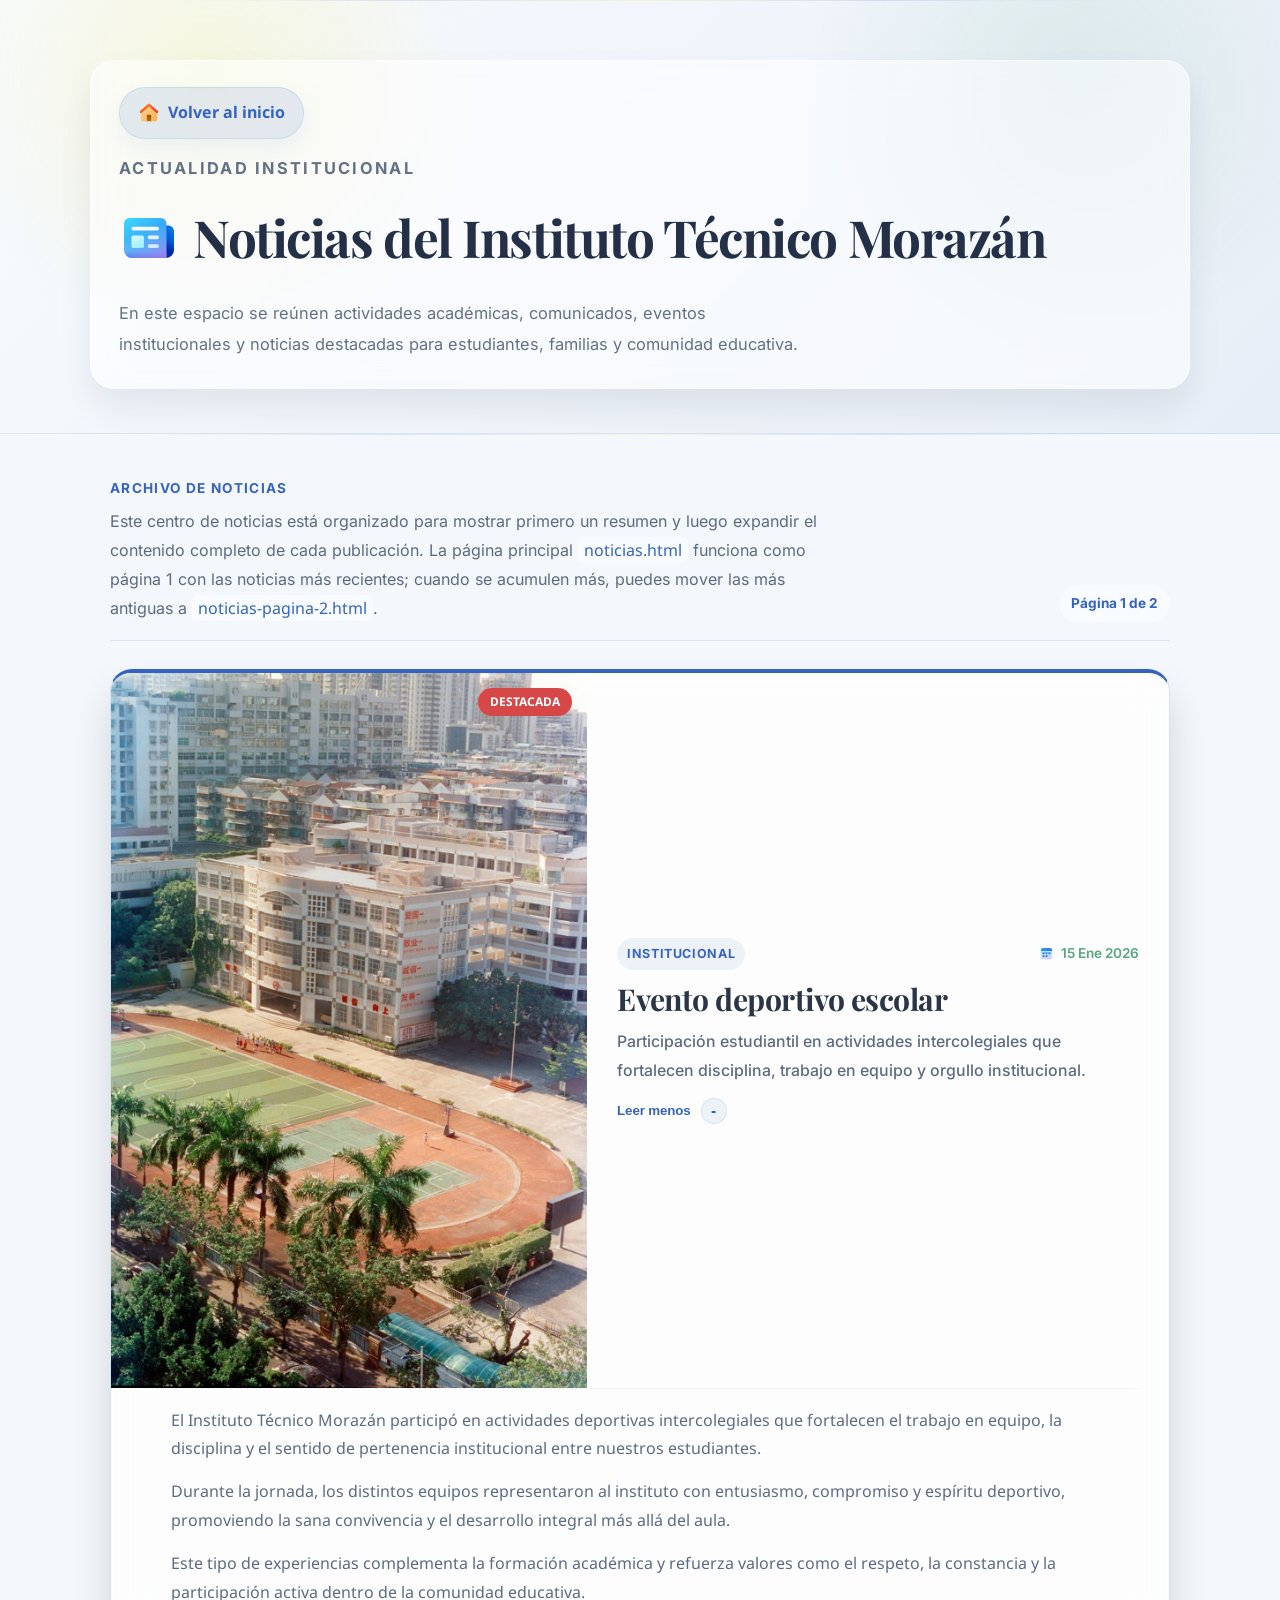
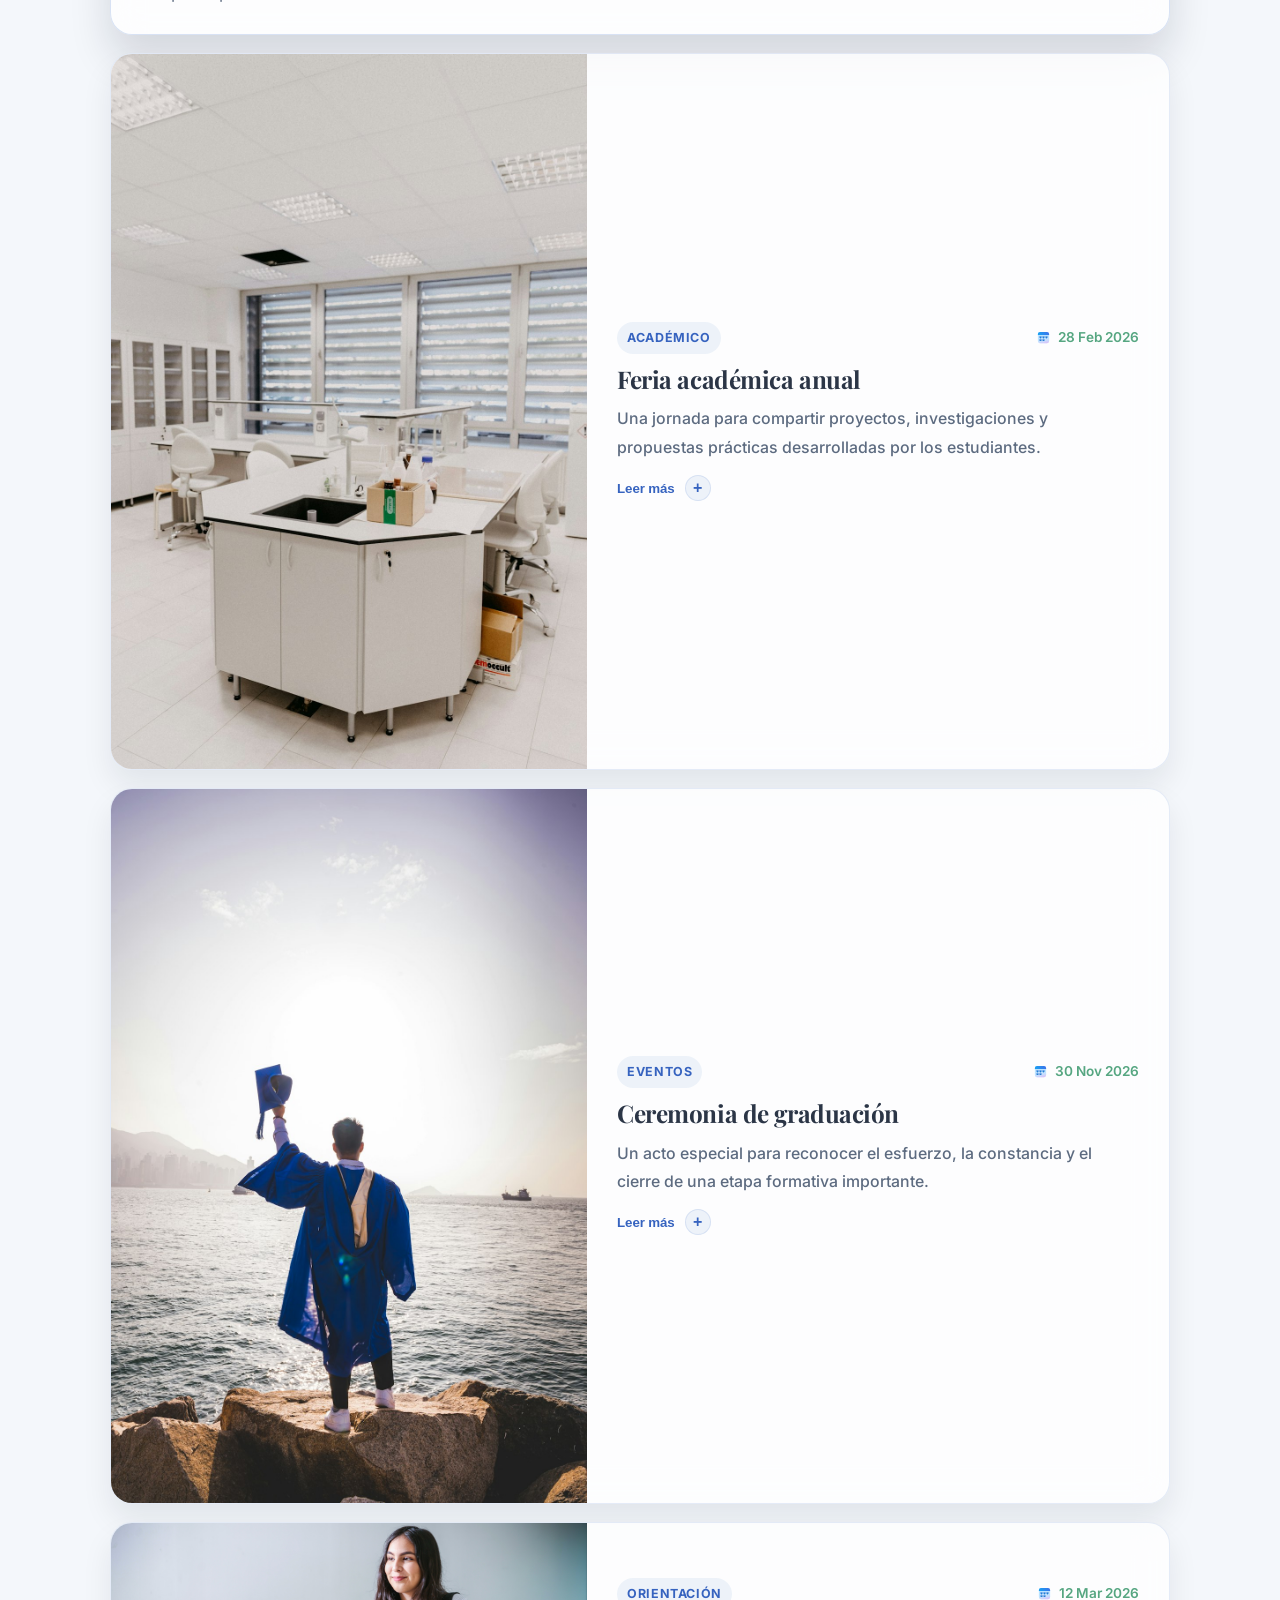
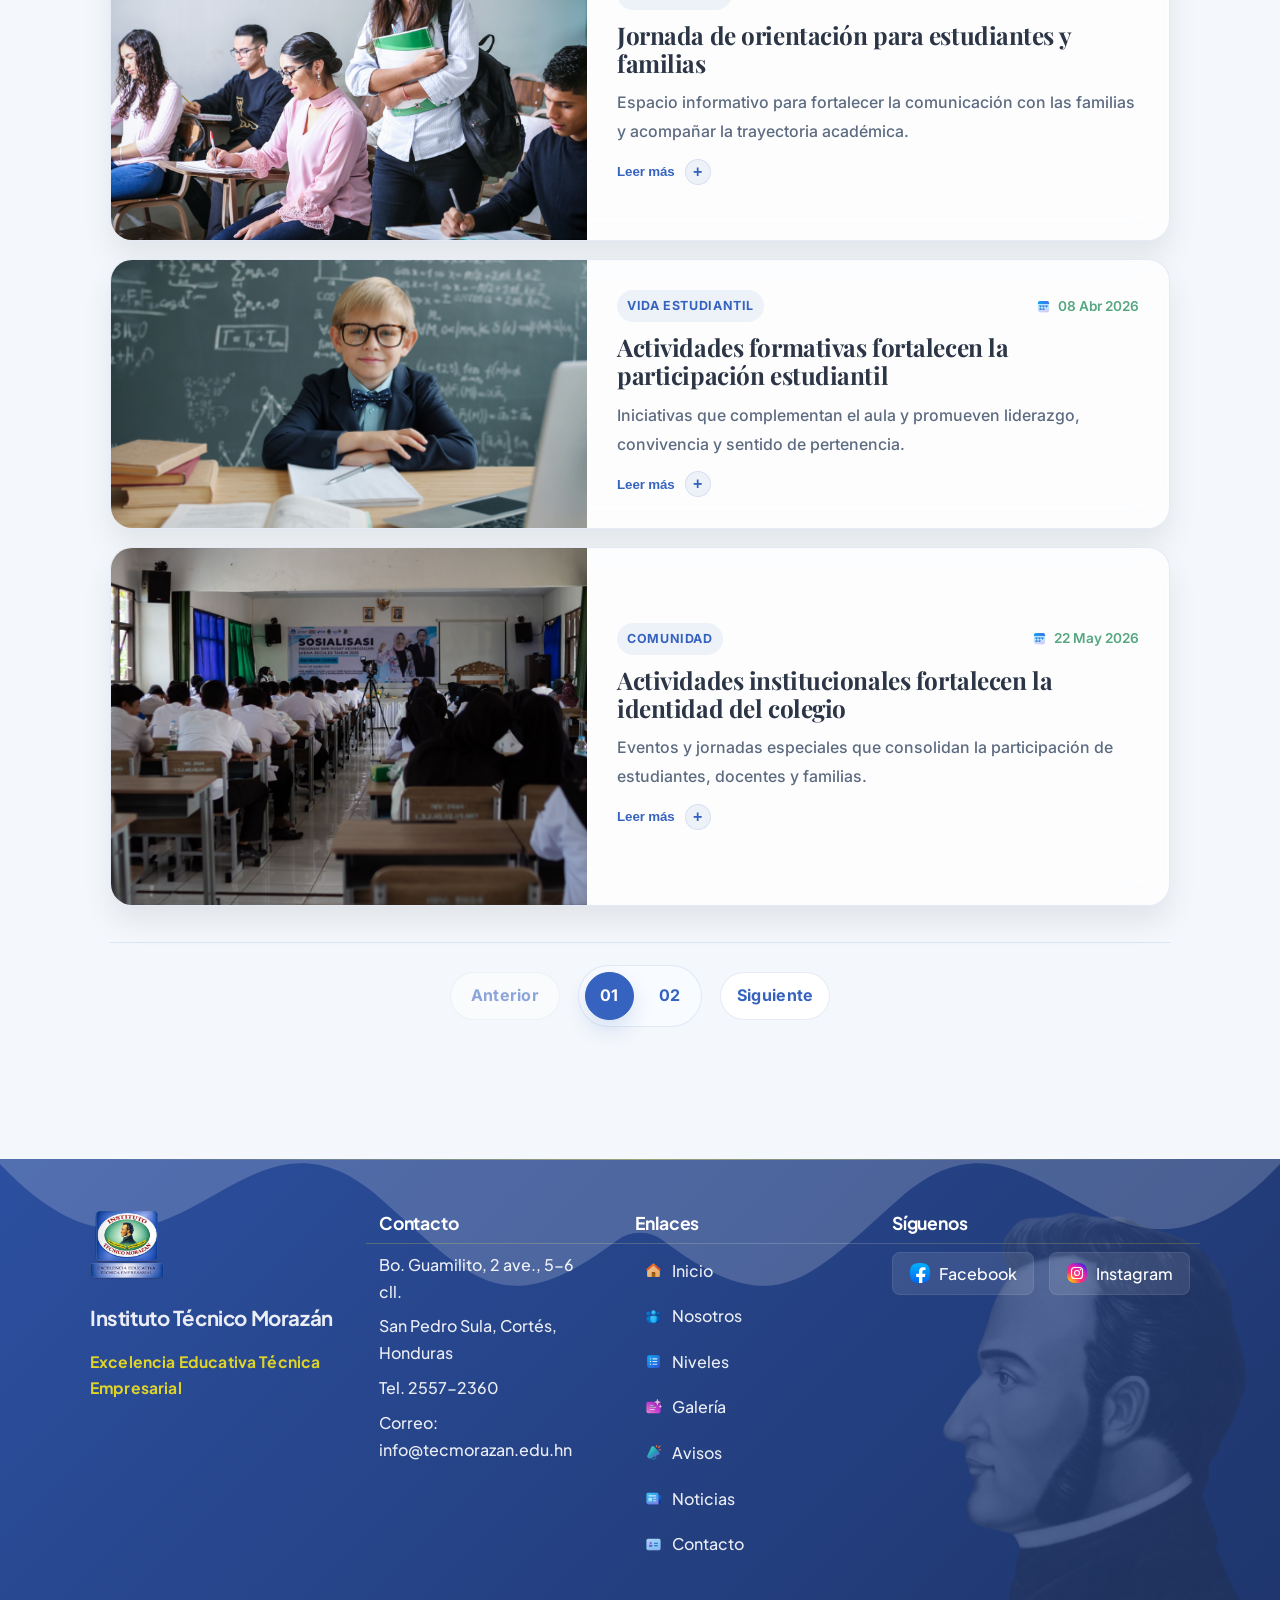
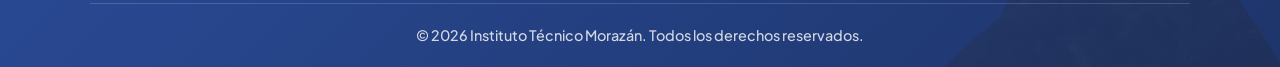
<file: WebColegio/noticias.html>
<!DOCTYPE html>
<html lang="es">
<head>
    <meta charset="UTF-8">
    <meta name="viewport" content="width=device-width, initial-scale=1.0">
    <title>Noticias | Instituto Técnico Morazán</title>
    <meta name="description" content="Noticias institucionales, actividades académicas y eventos del Instituto Técnico Morazán.">
    <link rel="icon" type="image/svg+xml" href="img/branding/favicon.svg">
    <script>
        document.documentElement.classList.add('js');
        try {
            const urlTheme = new URLSearchParams(window.location.search).get('theme');
            const storedTheme = localStorage.getItem('theme');
            const activeTheme = urlTheme === 'dark' || urlTheme === 'light' ? urlTheme : storedTheme;

            if (activeTheme === 'dark') {
                document.documentElement.setAttribute('data-theme', 'dark');
            } else {
                document.documentElement.setAttribute('data-theme', 'light');
            }

            if (urlTheme === 'dark' || urlTheme === 'light') {
                localStorage.setItem('theme', urlTheme);
            }
        } catch (error) {}
    </script>
    <link rel="stylesheet" href="css/styles.css">
</head>
<body class="news-center-page">
<main>
    <section class="page-hero">
        <div class="page-hero-inner">
            <a href="index.html#noticias" class="page-back-link"><img src="img/icons/sections/inicio.svg" alt="" aria-hidden="true"><span>Volver al inicio</span></a>
            <p class="page-kicker">Actualidad institucional</p>
            <h1 class="page-title-with-icon"><img src="img/icons/sections/noticias.svg" alt="" class="page-title-icon" aria-hidden="true"><span>Noticias del Instituto Técnico Morazán</span></h1>
            <p>En este espacio se reúnen actividades académicas, comunicados, eventos institucionales y noticias destacadas para estudiantes, familias y comunidad educativa.</p>
        </div>
    </section>

    <section class="section news-page">
        <div class="news-page-topbar">
            <div>
                <p class="news-archive-label">Archivo de noticias</p>
                <p class="news-archive-description">Este centro de noticias está organizado para mostrar primero un resumen y luego expandir el contenido completo de cada publicación. La página principal <code>noticias.html</code> funciona como página 1 con las noticias más recientes; cuando se acumulen más, puedes mover las más antiguas a <code>noticias-pagina-2.html</code>.</p>
            </div>
            <span class="news-page-status">Página 1 de 2</span>
        </div>
        <div class="news-archive">
            <article class="news-entry is-featured is-open">
                <div class="news-entry-summary">
                    <div class="news-entry-media">
                        <span class="badge-new">Destacada</span>
                        <img src="img/news/noticia-1.jpg" alt="Evento deportivo escolar" loading="lazy">
                    </div>
                    <div class="news-entry-copy">
                        <div class="noticia-meta">
                            <span class="noticia-tag">Institucional</span>
                            <span class="noticia-fecha">15 Ene 2026</span>
                        </div>
                        <h3>Evento deportivo escolar</h3>
                        <p class="news-entry-intro">Participación estudiantil en actividades intercolegiales que fortalecen disciplina, trabajo en equipo y orgullo institucional.</p>
                        <button type="button" class="news-expand-link" aria-expanded="true">Leer menos</button>
                    </div>
                </div>
                <div class="news-entry-body">
                    <div class="news-entry-body-inner">
                        <p>El Instituto Técnico Morazán participó en actividades deportivas intercolegiales que fortalecen el trabajo en equipo, la disciplina y el sentido de pertenencia institucional entre nuestros estudiantes.</p>
                        <p>Durante la jornada, los distintos equipos representaron al instituto con entusiasmo, compromiso y espíritu deportivo, promoviendo la sana convivencia y el desarrollo integral más allá del aula.</p>
                        <p>Este tipo de experiencias complementa la formación académica y refuerza valores como el respeto, la constancia y la participación activa dentro de la comunidad educativa.</p>
                    </div>
                </div>
            </article>

            <article class="news-entry">
                <div class="news-entry-summary">
                    <div class="news-entry-media">
                        <img src="img/news/noticia-2.jpg" alt="Feria académica anual" loading="lazy">
                    </div>
                    <div class="news-entry-copy">
                        <div class="noticia-meta">
                            <span class="noticia-tag">Académico</span>
                            <span class="noticia-fecha">28 Feb 2026</span>
                        </div>
                        <h3>Feria académica anual</h3>
                        <p class="news-entry-intro">Una jornada para compartir proyectos, investigaciones y propuestas prácticas desarrolladas por los estudiantes.</p>
                        <button type="button" class="news-expand-link" aria-expanded="false">Leer más</button>
                    </div>
                </div>
                <div class="news-entry-body">
                    <div class="news-entry-body-inner">
                        <p>Estudiantes de diferentes áreas presentaron proyectos, investigaciones y propuestas prácticas en una jornada orientada a destacar el aprendizaje aplicado y la creatividad.</p>
                        <p>La feria permitió compartir avances, metodologías y resultados con docentes, compañeros y familias, fortaleciendo la cultura de innovación y exposición académica dentro del instituto.</p>
                        <p>Además de mostrar logros, esta actividad impulsa la confianza, la expresión oral y la capacidad de los estudiantes para explicar y defender sus ideas frente a distintos públicos.</p>
                    </div>
                </div>
            </article>

            <article class="news-entry">
                <div class="news-entry-summary">
                    <div class="news-entry-media">
                        <img src="img/news/noticia-3.jpg" alt="Ceremonia de graduación" loading="lazy">
                    </div>
                    <div class="news-entry-copy">
                        <div class="noticia-meta">
                            <span class="noticia-tag">Eventos</span>
                            <span class="noticia-fecha">30 Nov 2026</span>
                        </div>
                        <h3>Ceremonia de graduación</h3>
                        <p class="news-entry-intro">Un acto especial para reconocer el esfuerzo, la constancia y el cierre de una etapa formativa importante.</p>
                        <button type="button" class="news-expand-link" aria-expanded="false">Leer más</button>
                    </div>
                </div>
                <div class="news-entry-body">
                    <div class="news-entry-body-inner">
                        <p>La promoción 2026 celebró su graduación en compañía de familiares, docentes y autoridades del instituto, en una ceremonia que destacó el esfuerzo y compromiso de los egresados.</p>
                        <p>El acto fue un reconocimiento al trabajo académico realizado durante su formación y una oportunidad para proyectar nuevas metas en el ámbito universitario y profesional.</p>
                        <p>La ceremonia reafirmó el compromiso institucional de seguir formando generaciones con preparación académica, identidad y valores sólidos para el futuro.</p>
                    </div>
                </div>
            </article>

            <article class="news-entry">
                <div class="news-entry-summary">
                    <div class="news-entry-media">
                        <img src="img/levels/secundaria.jpg" alt="Jornada de orientación estudiantil" loading="lazy">
                    </div>
                    <div class="news-entry-copy">
                        <div class="noticia-meta">
                            <span class="noticia-tag">Orientación</span>
                            <span class="noticia-fecha">12 Mar 2026</span>
                        </div>
                        <h3>Jornada de orientación para estudiantes y familias</h3>
                        <p class="news-entry-intro">Espacio informativo para fortalecer la comunicación con las familias y acompañar la trayectoria académica.</p>
                        <button type="button" class="news-expand-link" aria-expanded="false">Leer más</button>
                    </div>
                </div>
                <div class="news-entry-body">
                    <div class="news-entry-body-inner">
                        <p>Se desarrolló un espacio informativo para fortalecer la comunicación con las familias y acompañar a los estudiantes en su trayectoria académica.</p>
                        <p>La jornada permitió resolver dudas sobre procesos internos, horarios, acompañamiento pedagógico y participación activa de los hogares en la formación de los estudiantes.</p>
                        <p>Estos encuentros reafirman la importancia del trabajo conjunto entre institución y familia como parte esencial de una formación integral y cercana.</p>
                    </div>
                </div>
            </article>

            <article class="news-entry">
                <div class="news-entry-summary">
                    <div class="news-entry-media">
                        <img src="img/levels/primaria.jpg" alt="Actividades formativas" loading="lazy">
                    </div>
                    <div class="news-entry-copy">
                        <div class="noticia-meta">
                            <span class="noticia-tag">Vida estudiantil</span>
                            <span class="noticia-fecha">08 Abr 2026</span>
                        </div>
                        <h3>Actividades formativas fortalecen la participación estudiantil</h3>
                        <p class="news-entry-intro">Iniciativas que complementan el aula y promueven liderazgo, convivencia y sentido de pertenencia.</p>
                        <button type="button" class="news-expand-link" aria-expanded="false">Leer más</button>
                    </div>
                </div>
                <div class="news-entry-body">
                    <div class="news-entry-body-inner">
                        <p>Durante el período académico se promueven experiencias que refuerzan liderazgo, convivencia, trabajo colaborativo y sentido institucional.</p>
                        <p>Estas iniciativas complementan la formación en el aula y favorecen el desarrollo de habilidades sociales, responsabilidad y compromiso con la comunidad educativa.</p>
                        <p>El acompañamiento en estas actividades permite que los estudiantes vivan el colegio como un espacio activo de formación personal, no solo académica.</p>
                    </div>
                </div>
            </article>

            <article class="news-entry">
                <div class="news-entry-summary">
                    <div class="news-entry-media">
                        <img src="img/gallery/galeria-3.jpg" alt="Actividades institucionales" loading="lazy">
                    </div>
                    <div class="news-entry-copy">
                        <div class="noticia-meta">
                            <span class="noticia-tag">Comunidad</span>
                            <span class="noticia-fecha">22 May 2026</span>
                        </div>
                        <h3>Actividades institucionales fortalecen la identidad del colegio</h3>
                        <p class="news-entry-intro">Eventos y jornadas especiales que consolidan la participación de estudiantes, docentes y familias.</p>
                        <button type="button" class="news-expand-link" aria-expanded="false">Leer más</button>
                    </div>
                </div>
                <div class="news-entry-body">
                    <div class="news-entry-body-inner">
                        <p>Eventos internos y jornadas especiales continúan impulsando la participación activa de estudiantes, docentes y familias en la vida institucional.</p>
                        <p>Este tipo de encuentros fortalece la identidad del colegio, promueve el sentido de pertenencia y consolida una cultura institucional centrada en valores y participación.</p>
                        <p>La vida institucional se enriquece cuando toda la comunidad se involucra y reconoce el valor de construir una experiencia educativa compartida.</p>
                    </div>
                </div>
            </article>
        </div>

        <nav class="news-pagination" aria-label="Paginación de noticias">
            <span class="pagination-link pagination-edge is-disabled" aria-disabled="true">Anterior</span>
            <div class="pagination-pages" aria-label="Páginas disponibles">
                <span class="pagination-link is-active" aria-current="page">01</span>
                <a href="noticias-pagina-2.html" class="pagination-link">02</a>
            </div>
            <a href="noticias-pagina-2.html" class="pagination-link pagination-edge">Siguiente</a>
        </nav>
    </section>
</main>

<footer class="footer footer-news">
    <img src="img/shape-dividers/frame.svg" alt="" class="footer-frame" aria-hidden="true">
    <div class="footer-content">
        <div class="footer-section">
            <div class="footer-brand">
                <div class="footer-brand-copy">
                    <img src="img/branding/LogoITM.png" alt="Logo ITM" class="footer-logo">
                    <p class="footer-brand-name">Instituto Técnico Morazán</p>
                    <p class="footer-lema">Excelencia Educativa Técnica Empresarial</p>
                </div>
            </div>
        </div>
        <div class="footer-section">
            <h4>Contacto</h4>
            <p>Bo. Guamilito, 2 ave., 5-6 cll.</p>
            <p>San Pedro Sula, Cortés, Honduras</p>
            <p>Tel. 2557-2360</p>
            <p>Correo: info@tecmorazan.edu.hn</p>
        </div>
        <div class="footer-section">
            <h4>Enlaces</h4>
            <nav aria-label="Enlaces del footer">
                <a href="index.html#inicio"><img src="img/icons/sections/inicio.svg" alt="" class="footer-link-icon" aria-hidden="true"><span>Inicio</span></a>
                <a href="index.html#nosotros"><img src="img/icons/sections/nosotros.svg" alt="" class="footer-link-icon" aria-hidden="true"><span>Nosotros</span></a>
                <a href="index.html#niveles"><img src="img/icons/sections/niveles.svg" alt="" class="footer-link-icon" aria-hidden="true"><span>Niveles</span></a>
                <a href="index.html#galeria"><img src="img/icons/sections/galeria.svg" alt="" class="footer-link-icon" aria-hidden="true"><span>Galería</span></a>
                <a href="index.html#avisos"><img src="img/icons/sections/avisos.svg" alt="" class="footer-link-icon" aria-hidden="true"><span>Avisos</span></a>
                <a href="index.html#noticias"><img src="img/icons/sections/noticias.svg" alt="" class="footer-link-icon" aria-hidden="true"><span>Noticias</span></a>
                <a href="index.html#contacto-info"><img src="img/icons/sections/contactos.svg" alt="" class="footer-link-icon" aria-hidden="true"><span>Contacto</span></a>
            </nav>
        </div>
        <div class="footer-section">
            <h4>Síguenos</h4>
            <div class="footer-social">
                <a href="https://www.facebook.com/tecnicomorazanhn/" target="_blank" rel="noopener" aria-label="Facebook"><img src="img/icons/social/facebook.svg" alt="" class="footer-social-icon" aria-hidden="true"><span>Facebook</span></a>
                <a href="https://www.instagram.com/tecnicomorazan/" target="_blank" rel="noopener" aria-label="Instagram"><img src="img/icons/social/instagram.svg" alt="" class="footer-social-icon" aria-hidden="true"><span>Instagram</span></a>
            </div>
        </div>
    </div>
    <img src="img/branding/imagenMorazan.png" alt="" class="footer-morazan" aria-hidden="true">
    <p class="footer-copy">© 2026 Instituto Técnico Morazán. Todos los derechos reservados.</p>
</footer>
<script src="js/news-center.js"></script>
</body>
</html>
</file>
<file: WebColegio/css/styles.css>
/* RESET */
* {
    margin: 0;
    padding: 0;
    box-sizing: border-box;
}

@font-face {
    font-family: "Noto Sans";
    src: url("../fonts/NotoSans-Regular.woff2") format("woff2");
    font-style: normal;
    font-weight: 400 800;
    font-display: swap;
}

@font-face {
    font-family: "Merriweather Sans";
    src: url("../fonts/MerriweatherSans-Titles.woff2") format("woff2");
    font-style: normal;
    font-weight: 500 800;
    font-display: swap;
}

@font-face {
    font-family: "Fraunces";
    src: url("../fonts/Fraunces-Hero.woff2") format("woff2");
    font-style: normal;
    font-weight: 700 800;
    font-display: swap;
}

@font-face {
    font-family: "Plus Jakarta Sans";
    src: url("../fonts/PlusJakartaSans-UI.woff2") format("woff2");
    font-style: normal;
    font-weight: 500 800;
    font-display: swap;
}

@font-face {
    font-family: "Space Grotesk";
    src: url("../fonts/SpaceGrotesk-Countdown.woff2") format("woff2");
    font-style: normal;
    font-weight: 600 700;
    font-display: swap;
}

@font-face {
    font-family: "Inter News";
    src: url("../fonts/Inter-News.woff2") format("woff2");
    font-style: normal;
    font-weight: 400 800;
    font-display: swap;
}

@font-face {
    font-family: "Playfair Display News";
    src: url("../fonts/PlayfairDisplay-News.woff2") format("woff2");
    font-style: normal;
    font-weight: 600 800;
    font-display: swap;
}

/* VARIABLES */
:root {
    --primary: #3663BF;
    --primary-dark: #274A97;
    --primary-light: #5C84D8;
    --accent: #F2E41D;
    --accent-dark: #D8CB18;
    --success: #56A681;
    --danger: #D64848;
    --bg: #F4F7FB;
    --bg-alt: #E8EEF7;
    --surface: #FFFFFF;
    --surface-soft: #F8FBFF;
    --surface-soft-alt: #EEF3FB;
    --text: #162338;
    --text-light: #5D6B80;
    --white: #fff;
    --section-divider: linear-gradient(90deg, rgba(54, 99, 191, 0), rgba(54, 99, 191, 0.18), rgba(242, 228, 29, 0.22), rgba(54, 99, 191, 0.18), rgba(54, 99, 191, 0));
    --border-subtle: rgba(54, 99, 191, 0.12);
    --border-strong: rgba(54, 99, 191, 0.18);
    --overlay-primary-soft: rgba(54, 99, 191, 0.08);
    --overlay-primary-medium: rgba(54, 99, 191, 0.16);
    --overlay-primary-strong: rgba(54, 99, 191, 0.24);
    --overlay-primary-solid: rgba(54, 99, 191, 0.86);
    --focus-ring: rgba(54, 99, 191, 0.18);
    --shadow: 0 12px 30px rgba(24, 40, 77, 0.10);
    --shadow-hover: 0 18px 40px rgba(24, 40, 77, 0.16);
    --header-shadow: 0 8px 24px rgba(24, 40, 77, 0.08);
    --hero-start: #3663BF;
    --hero-end: #274A97;
    --footer-start: #2C4F9F;
    --footer-end: #1E356B;
    --card-image-start: #E9EFF8;
    --card-image-end: #D8E3F1;
    --category-info: #3663BF;
    --category-info-soft: rgba(54, 99, 191, 0.12);
    --category-institutional: #3663BF;
    --category-institutional-soft: rgba(54, 99, 191, 0.12);
    --category-academic: #56A681;
    --category-academic-soft: rgba(86, 166, 129, 0.12);
    --category-calendar: #56A681;
    --category-calendar-soft: rgba(86, 166, 129, 0.12);
    --category-ceremony: #7A59C8;
    --category-ceremony-soft: rgba(122, 89, 200, 0.12);
    --category-urgent: #D64848;
    --category-urgent-soft: rgba(214, 72, 72, 0.12);
    --category-tech: #2F72E8;
    --category-tech-soft: rgba(47, 114, 232, 0.12);
    --category-finance: #3E9D72;
    --category-finance-soft: rgba(62, 157, 114, 0.12);
    --category-science: #7A59C8;
    --category-science-soft: rgba(122, 89, 200, 0.12);
    --font-body: "Noto Sans", system-ui, -apple-system, sans-serif;
    --font-heading: "Merriweather Sans", "Noto Sans", sans-serif;
    --font-hero: "Fraunces", "Merriweather Sans", serif;
    --font-ui: "Plus Jakarta Sans", "Noto Sans", sans-serif;
    --font-countdown: "Space Grotesk", "Plus Jakarta Sans", sans-serif;
    --font-promo-title: "Fraunces", "Merriweather Sans", serif;
    --font-promo-body: "Plus Jakarta Sans", "Noto Sans", sans-serif;
    --header-height: 70px;
    --theme-icon-filter: brightness(0) saturate(100%) invert(31%) sepia(72%) saturate(1054%) hue-rotate(200deg) brightness(91%) contrast(92%);
    --theme-icon-filter-hover: brightness(0) saturate(100%) invert(23%) sepia(52%) saturate(1220%) hue-rotate(204deg) brightness(90%) contrast(97%);
    --radius: 8px;
    --motion-duration-fast: 0.22s;
    --motion-duration-base: 0.36s;
    --motion-duration-slow: 0.55s;
    --motion-ease: cubic-bezier(0.22, 1, 0.36, 1);
    --motion-ease-soft: ease;
    --motion-distance-sm: 3px;
    --motion-distance-md: 24px;
    --motion-scale-hover: 1.05;
    --motion-stagger-step: 90ms;
}

/* BASE */
html {
    scroll-behavior: smooth;
}

body {
    font-family: var(--font-body);
    background: var(--bg);
    color: var(--text);
    line-height: 1.6;
}

a,
button,
[role="button"],
input,
textarea,
select {
    -webkit-tap-highlight-color: transparent;
}

main > section {
    position: relative;
}

main > section:not(#inicio)::before {
    content: "";
    position: absolute;
    top: 0;
    left: 50%;
    transform: translateX(-50%);
    width: min(980px, calc(100% - 52px));
    height: 1px;
    background: var(--section-divider);
    opacity: 0.8;
    pointer-events: none;
    z-index: 0;
}

/* HEADER */
.header {
    position: sticky;
    top: 0;
    background: rgba(255, 255, 255, 0.8);
    border-bottom: 1px solid rgba(255, 255, 255, 0.52);
    box-shadow: var(--header-shadow);
    display: flex;
    justify-content: space-between;
    align-items: center;
    padding: 10px 20px;
    z-index: 1000;
    backdrop-filter: blur(18px) saturate(1.15);
    -webkit-backdrop-filter: blur(18px) saturate(1.15);
}

.logo {
    display: flex;
    align-items: center;
    gap: 12px;
}

.logo-img {
    height: 50px;
    width: auto;
}

.logo-text {
    display: flex;
    flex-direction: column;
}

.logo-nombre {
    font-family: var(--font-ui);
    font-weight: 800;
    font-size: 1.08rem;
    color: var(--primary);
    line-height: 1.1;
    letter-spacing: -0.02em;
}

.logo-lema {
    font-family: var(--font-ui);
    font-size: 0.7rem;
    color: var(--success);
    font-weight: 700;
    text-transform: uppercase;
    letter-spacing: 0.09em;
}

.nav {
    display: flex;
    gap: 25px;
    align-items: center;
    padding: 8px 14px;
    border-radius: 999px;
    background: rgba(255, 255, 255, 0.44);
    border: 1px solid rgba(255, 255, 255, 0.44);
    box-shadow: 0 10px 22px rgba(54, 99, 191, 0.08);
    backdrop-filter: blur(14px) saturate(1.08);
    -webkit-backdrop-filter: blur(14px) saturate(1.08);
}

.nav a {
    font-family: var(--font-ui);
    color: var(--text);
    text-decoration: none;
    font-weight: 700;
    padding: 9px 10px;
    position: relative;
    display: inline-flex;
    align-items: center;
    gap: 8px;
    transition: color var(--motion-duration-fast) var(--motion-ease), background var(--motion-duration-fast) var(--motion-ease);
    border-radius: 999px;
    letter-spacing: -0.01em;
    line-height: 1;
}

.nav-link-icon {
    width: 19px;
    height: 19px;
    display: block;
    flex-shrink: 0;
    object-fit: contain;
}

.nav a::after {
    content: '';
    position: absolute;
    left: 10px;
    bottom: -6px;
    width: calc(100% - 20px);
    height: 3px;
    background: var(--accent);
    border-radius: 2px;
    transform: scaleX(0);
    transform-origin: left center;
    transition: transform var(--motion-duration-base) var(--motion-ease);
}

.nav a:hover {
    color: var(--primary);
    background: var(--overlay-primary-soft);
}

.nav a:hover .nav-link-icon,
.nav a:focus-visible .nav-link-icon {
    filter: none;
}

.nav a:hover::after {
    transform: scaleX(1);
}

.nav a:focus-visible {
    outline: 2px solid var(--primary);
    outline-offset: 4px;
    border-radius: 4px;
}

.has-tooltip {
    position: relative;
    --tooltip-bg: rgba(14, 22, 36, 0.98);
    --tooltip-text: #f8fbff;
    --tooltip-border: rgba(127, 158, 241, 0.22);
}

.has-tooltip::after,
.has-tooltip::before {
    position: absolute;
    left: 50%;
    opacity: 0;
    visibility: hidden;
    pointer-events: none;
    transition: opacity 0.16s var(--motion-ease), visibility 0.16s var(--motion-ease);
    z-index: 1200;
}

.has-tooltip::after {
    content: attr(data-tooltip);
    bottom: calc(100% + 10px);
    transform: translateX(-50%);
    padding: 8px 10px;
    border-radius: 12px;
    background: var(--tooltip-bg);
    color: var(--tooltip-text);
    border: 1px solid var(--tooltip-border);
    font-size: 0.82rem;
    font-weight: 600;
    line-height: 1;
    letter-spacing: 0;
    white-space: nowrap;
    max-width: min(220px, calc(100vw - 24px));
    box-shadow: 0 18px 34px rgba(6, 10, 18, 0.32);
    backdrop-filter: blur(8px);
}

.has-tooltip::before {
    content: none;
}

@media (hover: hover) {
    .has-tooltip:hover::after,
    .has-tooltip:hover::before {
        opacity: 1;
        visibility: visible;
    }

}

.has-tooltip:focus-visible::after,
.has-tooltip:focus-visible::before {
    opacity: 1;
    visibility: visible;
}

@media (hover: none) and (pointer: coarse) {
    .has-tooltip:focus-visible::after,
    .has-tooltip:focus-visible::before {
        opacity: 0;
        visibility: hidden;
    }
}

.has-tooltip.tooltip-left::after,
.has-tooltip.tooltip-left::before {
    left: auto;
    top: 50%;
    bottom: auto;
}

.has-tooltip.tooltip-left::after {
    right: calc(100% + 10px);
    transform: translateY(-50%);
}

.has-tooltip.tooltip-left::before {
    content: none;
}

.has-tooltip.tooltip-bottom::after,
.has-tooltip.tooltip-bottom::before {
    top: calc(100% + 12px);
    bottom: auto;
}

.has-tooltip.tooltip-bottom::after {
    transform: translateX(-50%);
    top: calc(100% + 10px);
}

.has-tooltip.tooltip-bottom::before {
    content: none;
}

.has-tooltip.tooltip-shift-left::after {
    left: auto;
    right: 0;
    transform: none;
}


/* PROGRESS BAR */
.progress-bar {
    position: fixed;
    top: 0;
    left: 0;
    width: 0%;
    height: 3px;
    background: linear-gradient(90deg, rgba(242, 228, 29, 0.92) 0%, rgba(54, 99, 191, 0.98) 55%, rgba(86, 166, 129, 0.9) 100%);
    box-shadow: 0 0 14px rgba(54, 99, 191, 0.22);
    z-index: 9999;
    transition: width 0.12s linear;
}

/* MENU HAMBURGUESA */
.menu-toggle {
    display: none;
    background: none;
    border: none;
    cursor: pointer;
    padding: 8px;
    width: 44px;
    height: 44px;
}

.menu-toggle:focus-visible {
    outline: 2px solid var(--primary);
    outline-offset: 2px;
    border-radius: 4px;
}

.menu-icon {
    display: flex;
    flex-direction: column;
    justify-content: space-between;
    width: 24px;
    height: 18px;
}

.menu-icon span {
    display: block;
    width: 100%;
    height: 2px;
    background: var(--primary);
    border-radius: 2px;
    transition: all var(--motion-duration-base) var(--motion-ease);
}

.menu-toggle.active .menu-icon span:nth-child(1) {
    transform: translateY(8px) rotate(45deg);
}

.menu-toggle.active .menu-icon span:nth-child(2) {
    opacity: 0;
}

.menu-toggle.active .menu-icon span:nth-child(3) {
    transform: translateY(-8px) rotate(-45deg);
}

/* HERO */
.hero {
    position: relative;
    overflow: hidden;
    padding: 54px 20px 88px;
    /* Reemplaza img/hero/hero-background-default.png para cambiar la imagen decorativa general del hero sin tocar CSS. */
    background:
        linear-gradient(135deg, rgba(244, 247, 251, 0.03), rgba(244, 247, 251, 0.03)),
        url("../img/hero/hero-background-default.png") center/cover no-repeat,
        linear-gradient(135deg, rgba(54, 99, 191, 0.64) 0%, rgba(39, 74, 151, 0.72) 58%, rgba(18, 39, 82, 0.8) 100%),
        url("../img/background/sun-tornado.svg") center/cover no-repeat,
        linear-gradient(135deg, rgba(54, 99, 191, 0.84) 0%, rgba(39, 74, 151, 0.9) 58%, rgba(18, 39, 82, 0.96) 100%),
        radial-gradient(circle at 12% 18%, rgba(242, 228, 29, 0.18), transparent 22%),
        radial-gradient(circle at 78% 14%, rgba(86, 166, 129, 0.14), transparent 20%),
        linear-gradient(135deg, var(--hero-start) 0%, var(--hero-end) 100%);
    color: var(--white);
    scroll-margin-top: 70px;
}

.hero::before {
    content: "";
    position: absolute;
    inset: auto auto -120px -80px;
    width: 260px;
    height: 260px;
    border-radius: 38px;
    background:
        linear-gradient(135deg, rgba(255, 255, 255, 0.1), rgba(255, 255, 255, 0.02)),
        linear-gradient(180deg, rgba(255, 255, 255, 0.04), rgba(255, 255, 255, 0));
    border: 1px solid rgba(255, 255, 255, 0.12);
    transform: rotate(-12deg);
    box-shadow: inset 0 1px 0 rgba(255, 255, 255, 0.06);
    pointer-events: none;
}

.hero::after {
    content: "";
    position: absolute;
    top: -120px;
    right: -100px;
    width: 320px;
    height: 320px;
    border-radius: 50%;
    background: radial-gradient(circle, rgba(255, 255, 255, 0.1), transparent 68%);
    pointer-events: none;
}

.hero-inner {
    max-width: 1100px;
    margin: 0 auto;
    display: grid;
    grid-template-columns: minmax(0, 1.08fr) minmax(320px, 0.92fr);
    gap: 42px;
    align-items: center;
    position: relative;
    z-index: 1;
}

.hero-copy {
    display: grid;
    gap: 18px;
    text-align: left;
    align-self: start;
    padding: 28px 30px 32px;
    padding-left: clamp(124px, 13vw, 188px);
    min-width: 0;
    border-radius: 28px;
    overflow: hidden;
    background: linear-gradient(180deg, rgba(255, 255, 255, 0.12), rgba(255, 255, 255, 0.05));
    border: 1px solid rgba(255, 255, 255, 0.16);
    box-shadow: 0 22px 40px rgba(8, 16, 30, 0.14);
    backdrop-filter: blur(16px) saturate(1.08);
    -webkit-backdrop-filter: blur(16px) saturate(1.08);
}

.hero-copy::after {
    content: "";
    position: absolute;
    left: 0;
    right: 0;
    bottom: 0;
    height: 78px;
    background: linear-gradient(180deg, rgba(11, 22, 40, 0), rgba(11, 22, 40, 0.16));
    pointer-events: none;
    z-index: 1;
}

.hero-student-figure {
    position: absolute;
    left: clamp(-24px, -2.4vw, -34px);
    bottom: -22px;
    width: clamp(170px, 22vw, 270px);
    height: auto;
    object-fit: contain;
    pointer-events: none;
    user-select: none;
    z-index: 2;
    opacity: calc(0.06 + (var(--hero-student-progress, 0) * 0.88));
    transform: translateX(calc(-92px + (var(--hero-student-progress, 0) * 92px)));
    filter: drop-shadow(0 22px 34px rgba(8, 16, 30, 0.22)) saturate(0.96);
    will-change: transform, opacity;
}

.hero-copy > *:not(.hero-student-figure) {
    position: relative;
    z-index: 3;
}

.hero-seasonal-note {
    display: block;
    width: min(560px, 100%);
    padding: 12px 18px 12px 20px;
    border-radius: 18px;
    background: rgba(255, 255, 255, 0.14);
    border: 1px solid rgba(255, 255, 255, 0.16);
    border-left: 3px solid rgba(242, 228, 29, 0.88);
    color: rgba(255, 255, 255, 0.94);
    font-size: 0.88rem;
    font-weight: 700;
    line-height: 1.48;
    text-align: left;
    box-shadow: 0 10px 24px rgba(8, 18, 34, 0.14);
    backdrop-filter: blur(12px);
}

.hero-seasonal-note span {
    display: block;
    opacity: 1;
}

.hero-kicker {
    color: rgba(255, 255, 255, 0.84);
    font-size: 0.88rem;
    font-weight: 700;
    letter-spacing: 0.16em;
    text-transform: uppercase;
}

.hero h1 {
    font-family: var(--font-hero);
    font-size: clamp(2.45rem, 4vw, 3.7rem);
    margin-bottom: 10px;
    font-weight: 700;
    letter-spacing: -0.02em;
    line-height: 1.24;
    text-wrap: balance;
    max-width: 10.8ch;
}

.js .hero-title-intro {
    opacity: 0;
    transform: translate3d(0, 34px, 0);
    will-change: opacity, transform;
}

.hero-title-intro.is-visible {
    animation: heroTitleLift 0.82s cubic-bezier(0.22, 1, 0.36, 1) forwards;
}

@keyframes heroTitleLift {
    from {
        opacity: 0;
        transform: translate3d(0, 34px, 0);
    }

    to {
        opacity: 1;
        transform: translate3d(0, 0, 0);
    }
}

.hero-lema {
    font-size: 1rem;
    color: var(--accent);
    font-weight: 700;
    letter-spacing: 0.08em;
    text-transform: uppercase;
    margin-bottom: 0;
}

.hero-subtitle {
    font-size: 1rem;
    color: rgba(255, 255, 255, 0.88);
    margin-bottom: 18px;
    font-weight: 500;
    line-height: 1.78;
    max-width: 54ch;
}

.hero-actions {
    display: flex;
    flex-wrap: wrap;
    gap: 14px;
}

.hero-highlights {
    display: flex;
    flex-wrap: wrap;
    gap: 12px;
    margin-top: 6px;
}

.hero-highlights span {
    display: inline-flex;
    align-items: center;
    padding: 8px 14px;
    border-radius: 999px;
    background: rgba(255, 255, 255, 0.08);
    border: 1px solid rgba(255, 255, 255, 0.12);
    color: rgba(255, 255, 255, 0.94);
    font-size: 0.84rem;
    font-weight: 700;
    letter-spacing: 0.03em;
    line-height: 1.2;
}

.hero-media {
    position: relative;
    display: grid;
    gap: 0;
    padding: 8px 6px 128px 0;
    isolation: isolate;
}

.hero-image-frame {
    position: relative;
    overflow: hidden;
    min-height: 580px;
    border-radius: 34px;
    box-shadow: 0 38px 68px rgba(10, 18, 34, 0.32);
    border: 1px solid rgba(255, 255, 255, 0.16);
    z-index: 1;
}

.hero-image-frame::after {
    content: "";
    position: absolute;
    inset: 0;
    background:
        linear-gradient(180deg, rgba(8, 18, 34, 0.02), rgba(8, 18, 34, 0.38)),
        linear-gradient(90deg, rgba(255, 255, 255, 0.06), transparent 24%);
    pointer-events: none;
    z-index: 2;
}

.hero-image-frame img {
    position: absolute;
    inset: 0;
    width: 100%;
    height: 100%;
    object-fit: cover;
    display: block;
    transform: translate3d(0, 0, 0);
    backface-visibility: hidden;
}

#heroMainImage {
    z-index: 0;
}

#heroMainImageNext {
    z-index: 1;
    transform: translate3d(100%, 0, 0);
    visibility: hidden;
}

.hero-support-card {
    position: absolute;
    right: -40px;
    bottom: 0;
    width: min(360px, 48%);
    border-radius: 24px;
    overflow: hidden;
    background: rgba(255, 255, 255, 0.08);
    border: 1px solid rgba(255, 255, 255, 0.18);
    color: rgba(255, 255, 255, 0.96);
    box-shadow: 0 28px 48px rgba(8, 16, 30, 0.26);
    backface-visibility: hidden;
    transform: translateZ(0);
    isolation: isolate;
    z-index: 4;
}

.hero-image-dots {
    top: 18px;
    left: 18px;
}

.hero-support-dots {
    position: absolute;
    top: 14px;
    left: 14px;
    display: inline-flex;
    align-items: center;
    gap: 8px;
    padding: 8px 10px;
    border-radius: 999px;
    background: rgba(8, 18, 34, 0.26);
    border: 1px solid rgba(255, 255, 255, 0.14);
    z-index: 3;
    backdrop-filter: blur(10px) saturate(1.08);
    -webkit-backdrop-filter: blur(10px) saturate(1.08);
}

.hero-support-dot {
    width: 8px;
    height: 8px;
    border-radius: 50%;
    background: rgba(255, 255, 255, 0.34);
    border: none;
    padding: 0;
    cursor: pointer;
    transition: background var(--motion-duration-fast) var(--motion-ease), box-shadow var(--motion-duration-fast) var(--motion-ease);
}

.hero-support-dot.is-active {
    background: var(--accent);
    box-shadow: 0 0 0 3px rgba(242, 228, 29, 0.18);
}

.hero-support-dot.is-locked {
    background: rgba(242, 228, 29, 0.42);
    box-shadow: 0 0 0 2px rgba(242, 228, 29, 0.1);
    cursor: pointer;
    opacity: 0.72;
}

.hero-support-card::before {
    content: "";
    position: absolute;
    inset: 0;
    background: linear-gradient(180deg, rgba(8, 18, 34, 0.02), rgba(8, 18, 34, 0.18));
    pointer-events: none;
    z-index: 1;
}

.hero-support-card img {
    width: 100%;
    height: 200px;
    object-fit: cover;
    display: block;
}

.hero-image-frame img {
    transition: transform 0.56s ease-out;
    will-change: transform;
}

.hero-image-frame.is-resetting #heroMainImageNext {
    transition: none;
}

.hero-image-frame.is-switching #heroMainImage {
    transform: translate3d(0, 0, 0);
}

.hero-image-frame.is-switching #heroMainImageNext {
    visibility: visible;
    transform: translate3d(0, 0, 0);
}

.hero-support-content {
    position: relative;
    z-index: 2;
    padding: 16px 18px 18px;
    background:
        linear-gradient(180deg, rgba(11, 22, 40, 0.78), rgba(11, 22, 40, 0.66)),
        linear-gradient(90deg, rgba(255, 255, 255, 0.04), transparent 32%);
    border-top: 1px solid rgba(255, 255, 255, 0.1);
    box-shadow: inset 0 1px 0 rgba(255, 255, 255, 0.05);
}

.hero-support-label {
    display: inline-flex;
    align-items: center;
    margin-bottom: 10px;
    padding: 6px 10px;
    border-radius: 999px;
    background: rgba(242, 228, 29, 0.16);
    color: rgba(255, 255, 255, 0.96);
    font-size: 0.74rem;
    font-weight: 700;
    letter-spacing: 0.08em;
    text-transform: uppercase;
}

.hero-support-content strong {
    display: block;
    margin-bottom: 8px;
    font-family: var(--font-hero);
    font-size: 1.08rem;
    line-height: 1.25;
    color: rgba(255, 255, 255, 0.98);
    text-shadow: 0 2px 10px rgba(0, 0, 0, 0.2);
}

.hero-support-content p {
    color: rgba(255, 255, 255, 0.9);
    line-height: 1.65;
    text-shadow: 0 1px 6px rgba(0, 0, 0, 0.18);
}

/* BOTONES */
.btn {
    display: inline-flex;
    align-items: center;
    justify-content: center;
    padding: 12px 28px;
    text-decoration: none;
    border-radius: var(--radius);
    font-weight: 700;
    letter-spacing: 0.01em;
    transition: box-shadow var(--motion-duration-fast) var(--motion-ease), background-color var(--motion-duration-fast) var(--motion-ease), background-image var(--motion-duration-fast) var(--motion-ease), color var(--motion-duration-fast) var(--motion-ease), border-color var(--motion-duration-fast) var(--motion-ease), filter var(--motion-duration-fast) var(--motion-ease);
    cursor: pointer;
    border: none;
    font-size: 1rem;
    line-height: 1.15;
    user-select: none;
    backface-visibility: hidden;
    -webkit-user-drag: none;
    -webkit-tap-highlight-color: transparent;
    text-rendering: geometricPrecision;
}

.btn-primary {
    background: linear-gradient(180deg, #F5E83B 0%, var(--accent) 100%);
    color: var(--primary-dark);
    box-shadow: 0 10px 22px rgba(242, 228, 29, 0.22), inset 0 -1px 0 rgba(39, 74, 151, 0.12);
}

.btn-action {
    background: linear-gradient(180deg, #F5E83B 0%, var(--accent) 100%);
    color: var(--primary-dark);
    box-shadow: 0 10px 22px rgba(242, 228, 29, 0.22), inset 0 -1px 0 rgba(39, 74, 151, 0.12);
}

.btn-action:hover {
    background: linear-gradient(180deg, #F7EB58 0%, var(--accent-dark) 100%);
    box-shadow: 0 14px 28px rgba(242, 228, 29, 0.28), inset 0 -1px 0 rgba(39, 74, 151, 0.16);
}

.btn-action:active {
    box-shadow: 0 6px 14px rgba(242, 228, 29, 0.16), inset 0 2px 8px rgba(39, 74, 151, 0.16);
}

.btn-action:focus-visible {
    outline: none;
    box-shadow: 0 0 0 4px rgba(255, 255, 255, 0.35), 0 0 0 7px var(--focus-ring), 0 12px 24px rgba(242, 228, 29, 0.18);
}

.btn-primary:hover {
    background: linear-gradient(180deg, #F7EB58 0%, var(--accent-dark) 100%);
    box-shadow: 0 14px 28px rgba(242, 228, 29, 0.28), inset 0 -1px 0 rgba(39, 74, 151, 0.16);
    filter: saturate(1.02);
}

.btn-primary:active {
    box-shadow: 0 6px 14px rgba(242, 228, 29, 0.16), inset 0 2px 8px rgba(39, 74, 151, 0.16);
    filter: none;
}

.btn-primary:focus-visible {
    outline: none;
    box-shadow: 0 0 0 4px rgba(255, 255, 255, 0.35), 0 0 0 7px var(--focus-ring), 0 12px 24px rgba(242, 228, 29, 0.18);
}

.btn-secondary {
    background: rgba(255, 255, 255, 0.12);
    color: var(--white);
    border: 1px solid rgba(255, 255, 255, 0.18);
    box-shadow: 0 10px 22px rgba(11, 20, 36, 0.16);
    backdrop-filter: blur(8px);
}

.btn-glass {
    background: rgba(255, 255, 255, 0.12);
    color: var(--white);
    border: 1px solid rgba(255, 255, 255, 0.18);
    box-shadow: 0 10px 22px rgba(11, 20, 36, 0.16);
    backdrop-filter: blur(8px);
}

.btn-glass:hover {
    background: rgba(255, 255, 255, 0.18);
    box-shadow: 0 14px 28px rgba(11, 20, 36, 0.2);
}

.btn-glass:active {
    box-shadow: 0 6px 14px rgba(11, 20, 36, 0.14), inset 0 2px 8px rgba(255, 255, 255, 0.1);
}

.btn-glass:focus-visible {
    outline: none;
    box-shadow: 0 0 0 4px rgba(255, 255, 255, 0.2), 0 0 0 7px rgba(242, 228, 29, 0.18);
}


.btn-secondary:hover {
    background: rgba(255, 255, 255, 0.18);
    box-shadow: 0 14px 28px rgba(11, 20, 36, 0.2);
}

.btn-secondary:active {
    box-shadow: 0 6px 14px rgba(11, 20, 36, 0.14), inset 0 2px 8px rgba(255, 255, 255, 0.1);
}

.btn-secondary:focus-visible {
    outline: none;
    box-shadow: 0 0 0 4px rgba(255, 255, 255, 0.2), 0 0 0 7px rgba(242, 228, 29, 0.18);
}

.btn-danger {
    background: var(--danger);
    color: var(--white);
    box-shadow: 0 10px 22px rgba(214, 72, 72, 0.18), inset 0 -1px 0 rgba(0, 0, 0, 0.1);
}

.btn-danger:hover {
    background: #b91c1c;
    box-shadow: 0 12px 24px rgba(217, 37, 37, 0.24), inset 0 -1px 0 rgba(0, 0, 0, 0.12);
}

.btn-danger:active {
    box-shadow: 0 6px 12px rgba(217, 37, 37, 0.16), inset 0 2px 8px rgba(0, 0, 0, 0.16);
}

.btn-danger:focus-visible {
    outline: none;
    box-shadow: 0 0 0 4px rgba(255, 255, 255, 0.35), 0 0 0 7px rgba(214, 72, 72, 0.18), 0 12px 24px rgba(217, 37, 37, 0.16);
}

/* SECCIONES */
.section {
    padding: 60px 20px;
    max-width: 1100px;
    margin: auto;
    scroll-margin-top: 120px;
}

.section h2 {
    font-family: var(--font-heading);
    margin-bottom: 30px;
    color: var(--primary);
    font-size: 1.9rem;
    font-weight: 700;
    letter-spacing: -0.018em;
    line-height: 1.15;
    position: relative;
    display: inline-block;
    text-wrap: balance;
}

.section h2.section-title-padding {
    margin-top: 0;
    padding-top: 20px;
}

.section h2.section-title-with-icon {
    display: inline-flex;
    align-items: center;
    gap: 14px;
    vertical-align: middle;
}

.section h2.section-title-with-icon::after {
    left: 50px;
}

.section-title-icon {
    width: 36px;
    height: 36px;
    display: block;
    object-fit: contain;
    flex-shrink: 0;
}

.section h2::after {
    content: '';
    position: absolute;
    bottom: -8px;
    left: 0;
    width: 60px;
    height: 4px;
    background: var(--accent);
    border-radius: 2px;
}

/* CARD IMAGE */
.card-image {
    width: 100%;
    height: 180px;
    background: linear-gradient(135deg, var(--card-image-start) 0%, var(--card-image-end) 100%);
    border-radius: var(--radius);
    overflow: hidden;
    margin-bottom: 15px;
    position: relative;
    display: flex;
    align-items: center;
    justify-content: center;
}

.card-image img {
    width: 100%;
    height: 100%;
    object-fit: cover;
    transition: transform var(--motion-duration-base) var(--motion-ease);
}

.card-image:has(img:not([src])) {
    background: linear-gradient(135deg, var(--card-image-start) 0%, var(--card-image-end) 100%);
}

.card-image:has(img:not([src]))::after {
    content: '📷';
    font-size: 2rem;
    opacity: 0.3;
    position: absolute;
}

.card-image.image-rounded {
    border-radius: var(--radius);
    margin-bottom: 15px;
    overflow: hidden;
    border: 1px solid rgba(54, 99, 191, 0.08);
    transition: border-color var(--motion-duration-base) var(--motion-ease), box-shadow var(--motion-duration-base) var(--motion-ease);
}

.card-image.image-rounded img {
    border-radius: var(--radius);
}

.card:hover .card-image.image-rounded,
.card:focus-within .card-image.image-rounded {
    border-color: rgba(54, 99, 191, 0.2);
    box-shadow: inset 0 0 0 1px rgba(54, 99, 191, 0.08);
}

.card-content h3 {
    font-family: var(--font-heading);
    margin-bottom: 10px;
    color: var(--primary);
    font-weight: 700;
    letter-spacing: -0.008em;
    line-height: 1.24;
}

.card-content p {
    color: var(--text-light);
    line-height: 1.6;
}

.nivel-card {
    padding: 0;
    overflow: hidden;
    border-top-width: 4px;
}

.nivel-card .card-image {
    margin-bottom: 0;
    height: 220px;
}

.nivel-card .card-content {
    display: grid;
    gap: 10px;
    padding: 22px 22px 24px;
    background: linear-gradient(180deg, rgba(255, 255, 255, 0.96), rgba(248, 251, 255, 0.98));
}

.nivel-badge {
    display: inline-flex;
    align-items: center;
    width: fit-content;
    padding: 6px 10px;
    border-radius: 999px;
    background: var(--overlay-primary-soft);
    color: var(--primary);
    font-size: 0.78rem;
    font-weight: 700;
    letter-spacing: 0.05em;
    text-transform: uppercase;
}

.nivel-card h3 {
    margin-bottom: 0;
}

.nivel-card p {
    margin-bottom: 0;
    line-height: 1.72;
}

.nivel-card-grouped .card-content {
    gap: 14px;
}

.nivel-subgrid {
    display: grid;
    grid-template-columns: repeat(3, minmax(0, 1fr));
    gap: 12px;
    margin-top: 4px;
}

.nivel-mini-card {
    display: grid;
    gap: 4px;
    padding: 14px 12px;
    border-radius: 16px;
    background: rgba(54, 99, 191, 0.08);
    border: 1px solid rgba(54, 99, 191, 0.12);
    text-align: center;
}

.nivel-mini-label {
    font-size: 0.72rem;
    font-weight: 700;
    letter-spacing: 0.08em;
    text-transform: uppercase;
    color: var(--primary);
    opacity: 0.8;
}

.nivel-mini-card strong {
    font-family: var(--font-heading);
    font-size: 1.18rem;
    color: var(--primary-dark);
    letter-spacing: -0.02em;
}

.nivel-highlight-list {
    display: flex;
    flex-wrap: wrap;
    gap: 10px;
    margin-top: 4px;
}

.nivel-highlight-list span {
    display: inline-flex;
    align-items: center;
    padding: 9px 12px;
    border-radius: 999px;
    background: rgba(86, 166, 129, 0.1);
    color: var(--success);
    font-size: 0.84rem;
    font-weight: 700;
}

#niveles .section-intro {
    max-width: 960px;
    margin: -18px auto 28px;
    color: var(--text-light);
    line-height: 1.74;
}

.section-cta {
    display: flex;
    justify-content: center;
    margin-top: 26px;
}

.stats-section .section-cta {
    margin-top: 34px;
}

.stats-section .btn-section,
.stats-section .levels-cta-button {
    background: rgba(255, 255, 255, 0.12);
    color: var(--white);
    border-color: rgba(255, 255, 255, 0.2);
    box-shadow: 0 10px 22px rgba(11, 20, 36, 0.16);
    backdrop-filter: blur(8px);
}

.stats-section .btn-section:hover,
.stats-section .levels-cta-button:hover {
    background: rgba(255, 255, 255, 0.18);
    color: var(--white);
    box-shadow: 0 14px 28px rgba(11, 20, 36, 0.2);
}

.levels-cta-button,
.btn-section {
    background: rgba(54, 99, 191, 0.08);
    color: var(--primary-dark);
    border: 1px solid rgba(54, 99, 191, 0.14);
    border-color: rgba(54, 99, 191, 0.14);
    box-shadow: 0 10px 22px rgba(11, 20, 36, 0.08);
    backdrop-filter: none;
    transition: box-shadow var(--motion-duration-fast) var(--motion-ease), background-color var(--motion-duration-fast) var(--motion-ease), color var(--motion-duration-fast) var(--motion-ease), border-color var(--motion-duration-fast) var(--motion-ease);
}

.levels-cta-button:hover,
.btn-section:hover {
    background: rgba(54, 99, 191, 0.14);
    color: var(--primary-dark);
    box-shadow: 0 14px 28px rgba(11, 20, 36, 0.12);
}

.notices-intro {
    max-width: 960px;
    margin: -18px auto 28px;
    color: var(--text-light);
    line-height: 1.74;
}

[data-theme="dark"] .levels-cta-button,
[data-theme="dark"] .btn-section {
    background: rgba(127, 158, 241, 0.12);
    color: var(--text);
    border: 1px solid rgba(127, 158, 241, 0.18);
    border-color: rgba(127, 158, 241, 0.18);
    box-shadow: 0 10px 22px rgba(0, 0, 0, 0.16);
}

[data-theme="dark"] .levels-cta-button:hover,
[data-theme="dark"] .btn-section:hover {
    background: rgba(127, 158, 241, 0.18);
    color: var(--text);
}

/* LISTA - AVISOS */
.avisos {
    list-style: none;
    margin-top: 15px;
    display: grid;
    gap: 14px;
}

.aviso-item {
    display: flex;
    align-items: center;
    gap: 18px;
    padding: 20px 22px;
    background: rgba(255, 255, 255, 0.78);
    border-radius: 18px;
    box-shadow: 0 14px 28px rgba(12, 22, 40, 0.08);
    transition: box-shadow 0.25s, border-color 0.25s, background 0.25s;
    border-left: 4px solid var(--primary);
    border: 1px solid rgba(54, 99, 191, 0.12);
    border-left-width: 4px;
    backdrop-filter: blur(16px) saturate(1.06);
    -webkit-backdrop-filter: blur(16px) saturate(1.06);
}

.aviso-item:hover {
    background: rgba(255, 255, 255, 0.86);
    box-shadow: 0 18px 34px rgba(12, 22, 40, 0.1);
}

.aviso-item.urgent {
    border-left-color: var(--category-urgent);
    background: var(--category-urgent-soft);
}

.aviso-item.institutional {
    border-left-color: var(--category-institutional);
}

.aviso-item.calendar {
    border-left-color: var(--category-calendar);
}

.aviso-item:last-child {
    margin-bottom: 0;
}

.aviso-fecha {
    font-weight: 700;
    color: var(--primary);
    min-width: 110px;
    display: flex;
    align-items: center;
    gap: 10px;
    line-height: 1.3;
}

.aviso-punto {
    width: 10px;
    height: 10px;
    background: var(--category-info);
    border-radius: 50%;
    flex-shrink: 0;
    box-shadow: 0 0 0 6px rgba(86, 166, 129, 0.12);
}

.aviso-item.urgent .aviso-punto {
    background: var(--category-urgent);
}

.aviso-item.institutional .aviso-punto {
    background: var(--category-institutional);
    box-shadow: 0 0 0 6px var(--category-institutional-soft);
}

.aviso-item.calendar .aviso-punto {
    background: var(--category-calendar);
    box-shadow: 0 0 0 6px var(--category-calendar-soft);
}

.aviso-texto {
    color: var(--text);
    font-weight: 600;
    line-height: 1.55;
}

.aviso-content {
    display: grid;
    gap: 8px;
}

.aviso-tag {
    display: inline-flex;
    align-items: center;
    width: fit-content;
    padding: 5px 10px;
    border-radius: 999px;
    background: var(--overlay-primary-soft);
    color: var(--primary);
    font-size: 0.76rem;
    font-weight: 700;
    letter-spacing: 0.05em;
    text-transform: uppercase;
}

.aviso-tag-urgent {
    background: var(--category-urgent-soft);
    color: var(--category-urgent);
}

.aviso-tag-primary {
    background: var(--category-institutional-soft);
    color: var(--category-institutional);
}

.aviso-tag-success {
    background: var(--category-calendar-soft);
    color: var(--category-calendar);
}

/* GRID */
.grid {
    display: grid;
    grid-template-columns: repeat(auto-fit, minmax(280px, 1fr));
    gap: 25px;
}

/* CARDS */
.card {
    background: var(--surface);
    padding: 20px;
    border-radius: var(--radius);
    box-shadow: var(--shadow);
    transition: box-shadow var(--motion-duration-base) var(--motion-ease), border-color var(--motion-duration-base) var(--motion-ease);
    border-top: 3px solid var(--primary);
}

.card:hover {
    box-shadow: var(--shadow-hover);
}

.noticia-fecha {
    display: inline-flex;
    align-items: center;
    gap: 7px;
    font-size: 0.85rem;
    color: var(--success);
    font-weight: 600;
}

.noticia-fecha::before {
    content: "";
    width: 15px;
    height: 15px;
    flex-shrink: 0;
    background: url("../img/icons/ui/calendario.svg") center/contain no-repeat;
    opacity: 0.9;
}

.news-grid {
    grid-template-columns: repeat(2, minmax(0, 1fr));
    align-items: stretch;
}

.noticia-card {
    position: relative;
    display: flex;
    flex-direction: column;
    gap: 0;
    overflow: hidden;
    border-top-width: 4px;
}

.noticia-card .card-image {
    margin-bottom: 0;
}

.noticia-card .card-content {
    display: grid;
    gap: 12px;
    padding-top: 20px;
}

.noticia-meta {
    display: flex;
    align-items: center;
    justify-content: space-between;
    gap: 12px;
    flex-wrap: wrap;
}

.noticia-tag {
    display: inline-flex;
    align-items: center;
    padding: 6px 10px;
    border-radius: 999px;
    background: var(--overlay-primary-soft);
    color: var(--primary);
    font-size: 0.78rem;
    font-weight: 700;
    letter-spacing: 0.05em;
    text-transform: uppercase;
}

.noticia-card h3 {
    margin-bottom: 0;
}

.noticia-card p {
    margin-bottom: 0;
}

.noticia-body {
    display: grid;
    gap: 10px;
}

.noticia-body p {
    margin-bottom: 0;
    line-height: 1.72;
}

.news-link {
    display: inline-flex;
    align-items: center;
    gap: 8px;
    width: fit-content;
    margin-top: 2px;
    color: var(--primary);
    font-weight: 700;
    text-decoration: none;
    letter-spacing: -0.01em;
    transition: color var(--motion-duration-fast) var(--motion-ease), opacity var(--motion-duration-fast) var(--motion-ease);
}

.news-link-icon {
    width: 15px;
    height: 15px;
    display: block;
    object-fit: contain;
    flex-shrink: 0;
}

.news-link:hover,
.news-link:focus-visible {
    color: var(--primary-dark);
}

.noticia-card-featured {
    grid-column: span 2;
    display: grid;
    grid-template-columns: minmax(260px, 1.05fr) minmax(0, 1fr);
    gap: 0;
    align-items: stretch;
}

.noticia-card-featured .card-image {
    height: 100%;
    min-height: 100%;
}

.noticia-card-featured .card-content {
    padding: 28px;
    align-content: center;
}

.noticia-card-featured h3 {
    font-size: 1.55rem;
    line-height: 1.14;
}

.noticia-card-featured p {
    font-size: 1rem;
    line-height: 1.75;
}

.page-hero {
    position: relative;
    overflow: hidden;
    padding: 60px 20px 44px;
    background:
        radial-gradient(circle at 16% 18%, rgba(242, 228, 29, 0.14), transparent 24%),
        radial-gradient(circle at 84% 18%, rgba(86, 166, 129, 0.12), transparent 24%),
        linear-gradient(135deg, var(--surface-soft) 0%, var(--bg-alt) 100%);
    border-bottom: 1px solid var(--border-subtle);
}

.page-hero::before {
    content: "";
    position: absolute;
    top: -120px;
    right: -120px;
    width: 280px;
    height: 280px;
    border-radius: 50%;
    background: radial-gradient(circle, rgba(54, 99, 191, 0.08), transparent 72%);
    pointer-events: none;
}

.page-hero-inner {
    max-width: 1100px;
    margin: 0 auto;
    display: grid;
    gap: 14px;
    position: relative;
    z-index: 1;
    padding: 26px 28px 28px;
    border-radius: 24px;
    background: rgba(255, 255, 255, 0.54);
    border: 1px solid rgba(255, 255, 255, 0.46);
    box-shadow: 0 18px 34px rgba(12, 22, 40, 0.08);
    backdrop-filter: blur(16px) saturate(1.08);
    -webkit-backdrop-filter: blur(16px) saturate(1.08);
}

.page-back-link {
    display: inline-flex;
    align-items: center;
    gap: 8px;
    padding: 12px 18px;
    border-radius: 999px;
    background: rgba(54, 99, 191, 0.12);
    border: 1px solid var(--border-subtle);
    width: fit-content;
    color: var(--primary);
    text-decoration: none;
    font-weight: 700;
    box-shadow: 0 10px 22px rgba(54, 99, 191, 0.08);
}

.page-back-link img {
    width: 22px;
    height: 22px;
    display: block;
    object-fit: contain;
    flex-shrink: 0;
}

.page-back-link:hover,
.page-back-link:focus-visible {
    background: rgba(54, 99, 191, 0.16);
}

.page-kicker {
    font-family: "Inter News", var(--font-ui);
    color: color-mix(in srgb, var(--primary) 76%, #5b6678 24%);
    font-size: 0.82rem;
    font-weight: 700;
    letter-spacing: 0.14em;
    text-transform: uppercase;
    margin-bottom: 10px;
    opacity: 0.92;
}

.page-hero h1 {
    font-family: "Playfair Display News", var(--font-heading);
    color: #233047;
    font-size: clamp(2.2rem, 4vw, 3.4rem);
    line-height: 1.02;
    letter-spacing: -0.028em;
    margin-bottom: 16px;
    text-wrap: balance;
}

.page-title-with-icon {
    display: inline-flex;
    align-items: center;
    gap: 14px;
}

.page-title-icon {
    width: 60px;
    height: 60px;
    display: block;
    object-fit: contain;
    flex-shrink: 0;
}

.page-hero p {
    font-family: "Inter News", var(--font-body);
    max-width: 68ch;
    color: var(--text-light);
    font-size: 1.02rem;
    line-height: 1.9;
    opacity: 0.96;
}

.news-page {
    padding-top: 44px;
}

.news-archive {
    display: grid;
    gap: 18px;
}

.news-entry {
    background: rgba(255, 255, 255, 0.78);
    border: 1px solid rgba(54, 99, 191, 0.12);
    border-radius: 22px;
    box-shadow: 0 16px 30px rgba(12, 22, 40, 0.08);
    backdrop-filter: blur(16px) saturate(1.06);
    -webkit-backdrop-filter: blur(16px) saturate(1.06);
    overflow: hidden;
}

.news-entry[open] {
    box-shadow: 0 22px 40px rgba(12, 22, 40, 0.12);
}

.news-entry.is-open {
    border-color: rgba(54, 99, 191, 0.18);
    box-shadow: 0 24px 42px rgba(12, 22, 40, 0.14);
}

.news-entry-summary {
    display: grid;
    grid-template-columns: minmax(220px, 0.9fr) minmax(0, 1.1fr);
    gap: 0;
}

.news-entry-media {
    position: relative;
    min-height: 100%;
}

.news-entry-media img {
    width: 100%;
    height: 100%;
    min-height: 100%;
    object-fit: cover;
    display: block;
}

.news-entry-copy {
    font-family: "Inter News", var(--font-body);
    display: grid;
    align-content: center;
    gap: 12px;
    padding: 28px 30px;
}

.news-entry-copy h3 {
    font-family: "Playfair Display News", var(--font-heading);
    color: #2b3546;
    font-size: 1.52rem;
    line-height: 1.14;
    letter-spacing: -0.018em;
    margin: 0;
}

.news-entry-intro {
    color: var(--text-light);
    font-size: 0.99rem;
    font-weight: 500;
    line-height: 1.82;
    max-width: 58ch;
}

.news-expand-link {
    appearance: none;
    display: inline-flex;
    align-items: center;
    justify-content: flex-start;
    gap: 10px;
    width: 152px;
    padding: 0;
    border: none;
    background: transparent;
    color: var(--primary);
    font-weight: 700;
    letter-spacing: -0.01em;
    transition: color var(--motion-duration-fast) var(--motion-ease);
    cursor: pointer;
    text-align: left;
}

.news-expand-link::after {
    content: "+";
    display: inline-flex;
    align-items: center;
    justify-content: center;
    width: 24px;
    height: 24px;
    border-radius: 50%;
    background: var(--overlay-primary-soft);
    border: 1px solid var(--border-subtle);
    font-size: 1rem;
    line-height: 1;
}

.news-entry.is-open .news-expand-link::after {
    content: "-";
}

.news-entry-body {
    position: relative;
    max-height: 0;
    overflow: hidden;
    padding: 0 30px;
    color: var(--text-light);
    margin: 0 30px 0;
    will-change: max-height;
    transition: max-height 0.56s cubic-bezier(0.22, 1, 0.36, 1), padding-top 0.3s ease;
}

.news-entry-body::before {
    content: "";
    position: absolute;
    top: 0;
    left: 0;
    right: 0;
    height: 1px;
    background: rgba(54, 99, 191, 0.05);
    opacity: 0;
    transition: opacity 0.24s ease;
}

.news-entry-body-inner {
    display: grid;
    gap: 14px;
    padding: 14px 0 28px;
    line-height: 1.8;
    opacity: 0;
    transform: translateY(14px);
    transition: opacity 0.42s ease-out, transform 0.48s cubic-bezier(0.22, 1, 0.36, 1);
}

.news-entry.is-open .news-entry-body {
    padding-top: 4px;
}

.news-entry.is-open .news-entry-body::before {
    opacity: 1;
}

.news-entry.is-open .news-entry-body-inner {
    opacity: 1;
    transform: translateY(0);
}

.news-entry-body-inner p {
    margin: 0;
}

.news-entry.is-featured {
    border-top: 4px solid var(--primary);
}

.news-entry.is-featured .news-entry-copy h3 {
    font-size: 1.88rem;
}

.news-page-topbar {
    display: flex;
    align-items: flex-end;
    justify-content: space-between;
    gap: 20px;
    margin-bottom: 28px;
    padding-bottom: 18px;
    border-bottom: 1px solid var(--border-subtle);
}

.news-archive-label {
    font-family: "Inter News", var(--font-ui);
    color: var(--primary);
    font-size: 0.85rem;
    font-weight: 700;
    letter-spacing: 0.1em;
    text-transform: uppercase;
    margin-bottom: 8px;
}

.news-archive-description {
    font-family: "Inter News", var(--font-body);
    max-width: 74ch;
    color: var(--text-light);
    line-height: 1.8;
}

.news-archive-description code {
    font-family: var(--font-body);
    background: var(--surface-soft);
    padding: 2px 6px;
    border-radius: 6px;
    color: var(--primary);
}

.news-page-status {
    font-family: "Inter News", var(--font-ui);
    display: inline-flex;
    align-items: center;
    justify-content: center;
    padding: 8px 12px;
    border-radius: 999px;
    background: var(--surface-soft);
    color: var(--primary);
    font-size: 0.85rem;
    font-weight: 700;
    white-space: nowrap;
}

.footer-news {
    margin-top: 72px;
    padding-top: 56px;
}

.footer-news .footer-content {
    max-width: 1100px;
}

.news-pagination {
    display: flex;
    justify-content: center;
    align-items: center;
    flex-wrap: wrap;
    gap: 18px;
    margin-top: 36px;
    padding-top: 22px;
    border-top: 1px solid var(--border-subtle);
}

.pagination-pages {
    display: inline-flex;
    align-items: center;
    gap: 10px;
    padding: 6px;
    border-radius: 999px;
    background: var(--surface-soft);
    border: 1px solid var(--border-subtle);
}

.pagination-link {
    font-family: "Inter News", var(--font-ui);
    display: inline-flex;
    align-items: center;
    justify-content: center;
    min-width: 44px;
    padding: 10px 14px;
    border-radius: 999px;
    border: 1px solid transparent;
    background: transparent;
    color: var(--primary);
    text-decoration: none;
    font-weight: 700;
    letter-spacing: 0.02em;
    transition: background var(--motion-duration-fast) var(--motion-ease), color var(--motion-duration-fast) var(--motion-ease), border-color var(--motion-duration-fast) var(--motion-ease), box-shadow var(--motion-duration-fast) var(--motion-ease);
}

.pagination-link:hover,
.pagination-link:focus-visible {
    background: var(--overlay-primary-soft);
    border-color: var(--border-strong);
}

.pagination-edge {
    min-width: 110px;
    background: var(--surface);
    border-color: var(--border-subtle);
}

.pagination-link.is-active {
    background: var(--primary);
    border-color: var(--primary);
    color: var(--white);
    box-shadow: 0 10px 20px rgba(54, 99, 191, 0.16);
}

.pagination-link.is-disabled {
    opacity: 0.55;
    cursor: not-allowed;
}

/* CONTACTO */
#contacto {
    display: flex;
    flex-direction: column;
    gap: 28px;
}

.mapa-shell {
    display: grid;
    gap: 16px;
}

.mapa-head {
    display: grid;
    gap: 8px;
    max-width: 74ch;
}

.mapa-kicker {
    display: inline-flex;
    align-items: center;
    width: fit-content;
    padding: 6px 10px;
    border-radius: 999px;
    background: var(--overlay-primary-soft);
    color: var(--primary);
    font-family: var(--font-ui);
    font-size: 0.78rem;
    font-weight: 700;
    letter-spacing: 0.05em;
    text-transform: uppercase;
}

.mapa-head p {
    color: var(--text-light);
    line-height: 1.76;
}

.contact-container {
    display: grid;
    grid-template-columns: 1fr 1.5fr;
    gap: 40px;
    align-items: start;
    scroll-margin-top: 120px;
}

.contact-info {
    background: rgba(255, 255, 255, 0.72);
    padding: 30px;
    border-radius: 22px;
    box-shadow: 0 18px 34px rgba(12, 22, 40, 0.08);
    border: 1px solid rgba(54, 99, 191, 0.12);
    backdrop-filter: blur(14px) saturate(1.06);
    -webkit-backdrop-filter: blur(14px) saturate(1.06);
}

.contact-info-intro {
    display: grid;
    gap: 8px;
    margin-bottom: 18px;
}

.contact-info-intro h3 {
    font-family: var(--font-heading);
    color: var(--primary);
    font-size: 1.3rem;
    line-height: 1.2;
    display: inline-flex;
    align-items: center;
    gap: 10px;
}

.contact-title-icon {
    width: 26px;
    height: 26px;
    display: block;
    object-fit: contain;
    flex-shrink: 0;
}

.contact-info-intro p {
    color: var(--text-light);
    line-height: 1.72;
}

.contact-item {
    margin-bottom: 16px;
    padding: 14px 0 16px;
    border-bottom: 1px solid rgba(54, 99, 191, 0.08);
}

.contact-item:last-of-type {
    border-bottom: none;
    margin-bottom: 0;
    padding-bottom: 0;
}

.contact-item strong {
    font-family: var(--font-body);
    color: var(--primary);
    display: inline-flex;
    align-items: center;
    gap: 8px;
    margin-bottom: 5px;
    font-weight: 700;
    letter-spacing: -0.01em;
}

.contact-item strong svg {
    flex-shrink: 0;
}

.contact-item p {
    color: var(--text-light);
    line-height: 1.7;
}

.contact-social {
    display: flex;
    gap: 18px;
    margin-top: 25px;
}

.contact-social a {
    display: flex;
    align-items: center;
    justify-content: center;
    width: auto;
    height: auto;
    padding: 2px;
    background: transparent;
    color: inherit;
    border-radius: 10px;
    transition: filter var(--motion-duration-fast) var(--motion-ease), opacity var(--motion-duration-fast) var(--motion-ease);
}

.contact-social a img {
    width: 30px;
    height: 30px;
    display: block;
    object-fit: contain;
}

.contact-social a:hover {
    filter: brightness(1.04) saturate(1.04);
    opacity: 0.96;
}

.contact-social a:focus-visible {
    outline: 2px solid var(--accent);
    outline-offset: 2px;
}

/* FORM */
.form-intro {
    display: grid;
    gap: 8px;
    margin-bottom: 6px;
}

.form-intro h3 {
    font-family: var(--font-heading);
    font-size: 1.3rem;
    line-height: 1.2;
    color: var(--primary);
    display: inline-flex;
    align-items: center;
    gap: 10px;
}

.form-intro p {
    color: var(--text-light);
    line-height: 1.65;
}

.form-group {
    display: flex;
    flex-direction: column;
    gap: 5px;
}

.form-group label {
    display: inline-flex;
    align-items: center;
    gap: 8px;
    font-weight: 700;
    color: var(--text);
    font-size: 0.95rem;
    letter-spacing: -0.01em;
}

.form-group label svg {
    flex-shrink: 0;
    color: var(--primary);
}

form {
    display: flex;
    flex-direction: column;
    gap: 15px;
}

.contact-form-card {
    background: rgba(255, 255, 255, 0.84);
    padding: 32px;
    border-radius: 22px;
    box-shadow: 0 20px 38px rgba(12, 22, 40, 0.08);
    border: 1px solid rgba(54, 99, 191, 0.12);
    backdrop-filter: blur(14px) saturate(1.06);
    -webkit-backdrop-filter: blur(14px) saturate(1.06);
}

input, textarea {
    padding: 15px 16px;
    border-radius: 14px;
    border: 1px solid rgba(54, 99, 191, 0.16);
    background: rgba(255, 255, 255, 0.9);
    font-size: 1rem;
    font-family: var(--font-body);
    font-weight: 500;
    letter-spacing: -0.005em;
    transition: border-color 0.2s, box-shadow 0.2s, background-color 0.2s;
}

input:focus,
textarea:focus {
    outline: none;
    border-color: var(--primary);
    background: rgba(255, 255, 255, 0.98);
    box-shadow: 0 0 0 3px var(--focus-ring);
}

input.error,
textarea.error {
    border-color: var(--danger);
}

input.error:focus,
textarea.error:focus {
    box-shadow: 0 0 0 3px rgba(217, 37, 37, 0.15);
}

.error {
    color: var(--danger);
    font-size: 0.85rem;
    min-height: 1.2em;
}

.form-success {
    padding: 20px;
    background: linear-gradient(135deg, #dcfce7, #bbf7d0);
    color: #166534;
    border-radius: var(--radius);
    text-align: center;
}

/* FOOTER */
.footer {
    position: relative;
    overflow: hidden;
    background: linear-gradient(135deg, var(--footer-start) 0%, var(--footer-end) 100%);
    color: var(--white);
    padding: 50px 20px 20px;
}

.footer::before {
    content: "";
    position: absolute;
    top: 0;
    left: 50%;
    transform: translateX(-50%);
    width: min(1100px, calc(100% - 40px));
    height: 1px;
    background: linear-gradient(90deg, rgba(255,255,255,0), rgba(242, 228, 29, 0.58), rgba(255,255,255,0));
    opacity: 0.8;
}

.footer-frame {
    position: absolute;
    left: 0;
    top: 0;
    width: 100%;
    height: auto;
    display: block;
    opacity: 0.18;
    pointer-events: none;
    filter: brightness(0) invert(1);
}

.footer-content {
    max-width: 1100px;
    margin: 0 auto;
    display: grid;
    grid-template-columns: repeat(auto-fit, minmax(200px, 1fr));
    gap: 40px;
    position: relative;
    z-index: 1;
}

@media (min-width: 1024px) {
    .footer-content {
        grid-template-columns: 1.15fr 1fr 1fr 1fr;
    }

    .footer-content::after {
        content: "";
        position: absolute;
        top: 34px;
        left: calc(25.8% - 8px);
        right: -10px;
        height: 1px;
        background: linear-gradient(90deg, rgba(242, 228, 29, 0.34), rgba(255, 255, 255, 0.24), rgba(242, 228, 29, 0.28));
        opacity: 0.72;
        pointer-events: none;
    }
}

.footer-brand {
    display: block;
}

.footer-brand-copy {
    min-width: 0;
    display: grid;
    gap: 6px;
}

.footer-logo {
    height: 74px;
    margin-bottom: 12px;
}

.footer-brand-name {
    font-family: var(--font-heading);
    color: var(--white);
    font-size: 1.28rem;
    font-weight: 700;
    letter-spacing: -0.02em;
    line-height: 1.1;
}

.footer-morazan {
    position: absolute;
    right: -28px;
    bottom: -38px;
    width: min(440px, 34vw);
    height: auto;
    display: block;
    object-fit: contain;
    filter: grayscale(1) brightness(1.15) contrast(1.02);
    opacity: 0.22;
    pointer-events: none;
    user-select: none;
}

.footer-lema {
    font-family: var(--font-ui);
    color: var(--accent);
    font-weight: 700;
    font-size: 0.98rem;
    line-height: 1.5;
    letter-spacing: 0.01em;
}

.footer-section h4 {
    font-family: var(--font-ui);
    margin-bottom: 15px;
    font-size: 1.1rem;
    letter-spacing: -0.01em;
}

.footer-section p {
    font-family: var(--font-ui);
    margin-bottom: 8px;
    opacity: 0.9;
    line-height: 1.68;
}

.footer-section nav {
    display: flex;
    flex-direction: column;
    gap: 8px;
}

.footer-section nav a {
    font-family: var(--font-ui);
    color: var(--white);
    text-decoration: none;
    opacity: 0.9;
    transition: color var(--motion-duration-fast) var(--motion-ease), background var(--motion-duration-fast) var(--motion-ease), box-shadow var(--motion-duration-fast) var(--motion-ease), opacity var(--motion-duration-fast) var(--motion-ease);
    position: relative;
    display: inline-flex;
    align-items: center;
    gap: 10px;
    width: fit-content;
    padding: 6px 10px;
    border-radius: 0;
}

.footer-section nav a::after {
    content: '';
    position: absolute;
    left: 10px;
    bottom: 2px;
    width: calc(100% - 20px);
    height: 2px;
    background: var(--accent);
    transform: scaleX(0);
    transform-origin: left center;
    transition: transform var(--motion-duration-base) var(--motion-ease);
}

.footer-section nav a:hover {
    opacity: 1;
    background: transparent;
    box-shadow: none;
}

.footer-section nav a:hover::after,
.footer-section nav a:focus-visible::after {
    transform: scaleX(1);
}

.footer-link-icon {
    width: 17px;
    height: 17px;
    display: block;
    object-fit: contain;
    flex-shrink: 0;
}

.footer-section nav a:hover .footer-link-icon,
.footer-section nav a:focus-visible .footer-link-icon {
    filter: none;
}

@media (hover: none) and (pointer: coarse) {
    .footer-section nav a:focus-visible::after {
        transform: scaleX(0);
    }

    .footer-section nav a:focus-visible .footer-link-icon {
        filter: var(--theme-icon-filter);
    }
}

.footer-social {
    display: flex;
    gap: 15px;
}

.footer-social a {
    font-family: var(--font-ui);
    color: var(--white);
    text-decoration: none;
    padding: 8px 16px;
    background: rgba(255,255,255,0.1);
    border-radius: var(--radius);
    border: 1px solid rgba(255,255,255,0.08);
    display: inline-flex;
    align-items: center;
    gap: 8px;
    transition: background var(--motion-duration-fast) var(--motion-ease), border-color var(--motion-duration-fast) var(--motion-ease);
}

.footer-social-icon {
    width: 22px;
    height: 22px;
    display: block;
    object-fit: contain;
}

.footer-social a:hover {
    background: rgba(255,255,255,0.2);
    border-color: rgba(255,255,255,0.14);
}

.footer-copy {
    font-family: var(--font-ui);
    text-align: center;
    margin-top: 40px;
    padding-top: 20px;
    border-top: 1px solid rgba(255,255,255,0.2);
    font-size: 0.9rem;
    opacity: 0.8;
    position: relative;
    z-index: 1;
    max-width: 1100px;
    margin-left: auto;
    margin-right: auto;
}

/* ANIMACIONES */
@keyframes fadeIn {
    from { opacity: 0; }
    to { opacity: 1; }
}

@keyframes revealUp {
    from {
        opacity: 0;
        transform: translateY(var(--motion-distance-md));
    }
    to {
        opacity: 1;
        transform: translateY(0);
    }
}

.js .fade-in,
.js .reveal-on-scroll {
    opacity: 0;
}

.js .reveal-on-scroll {
    transform: translateY(var(--motion-distance-md));
}

.fade-in.visible {
    animation: revealUp var(--motion-duration-slow) var(--motion-ease) forwards;
}

.reveal-on-scroll.visible {
    animation: revealUp var(--motion-duration-slow) var(--motion-ease) forwards;
    animation-delay: calc(var(--stagger-index, 0) * var(--motion-stagger-step));
}

.section-cta.reveal-on-scroll.visible {
    animation-delay: calc(4 * var(--motion-stagger-step));
}

/* FLOATING BUTTONS */
.floating-buttons {
    position: fixed;
    bottom: 20px;
    right: 20px;
    display: flex;
    flex-direction: column;
    gap: 12px;
    z-index: 999;
    isolation: isolate;
}

.btn-scroll-top {
    width: 52px;
    height: 52px;
    border-radius: 50%;
    appearance: none;
    -webkit-appearance: none;
    background: rgba(255, 255, 255, 0.98);
    color: var(--primary);
    border: 1px solid rgba(54, 99, 191, 0.22);
    cursor: pointer;
    display: flex;
    align-items: center;
    justify-content: center;
    box-shadow: 0 18px 34px rgba(12, 22, 40, 0.16);
    transition: box-shadow var(--motion-duration-fast) var(--motion-ease), background-color var(--motion-duration-fast) var(--motion-ease), color var(--motion-duration-fast) var(--motion-ease), border-color var(--motion-duration-fast) var(--motion-ease), filter var(--motion-duration-fast) var(--motion-ease), transform var(--motion-duration-fast) var(--motion-ease);
    opacity: 0;
    visibility: hidden;
}

.btn-scroll-top.visible {
    opacity: 1;
    visibility: visible;
}

.btn-scroll-top:hover {
    background: rgba(54, 99, 191, 0.96);
    color: var(--white);
    border-color: rgba(54, 99, 191, 0.24);
    box-shadow: 0 22px 38px rgba(12, 22, 40, 0.2);
    filter: saturate(1.02);
    transform: translateY(-2px);
}

.btn-scroll-top svg {
    width: 21px;
    height: 21px;
    stroke-width: 2.25;
}

.btn-whatsapp {
    width: 56px;
    height: 56px;
    border-radius: 50%;
    appearance: none;
    -webkit-appearance: none;
    background: rgba(37, 211, 102, 0.94);
    color: var(--white);
    display: flex;
    align-items: center;
    justify-content: center;
    border: 1px solid rgba(255, 255, 255, 0.18);
    box-shadow: 0 16px 32px rgba(25, 145, 73, 0.24);
    backdrop-filter: blur(16px) saturate(1.08);
    -webkit-backdrop-filter: blur(16px) saturate(1.08);
    transition: background var(--motion-duration-fast) var(--motion-ease), box-shadow var(--motion-duration-fast) var(--motion-ease), filter var(--motion-duration-fast) var(--motion-ease), transform var(--motion-duration-fast) var(--motion-ease);
}

.btn-whatsapp img {
    width: 28px;
    height: 28px;
    display: block;
    object-fit: contain;
}

.btn-whatsapp:hover {
    background: rgba(32, 189, 90, 0.96);
    box-shadow: 0 20px 36px rgba(25, 145, 73, 0.28);
    filter: saturate(1.02);
    transform: translateY(-2px);
}

.btn-whatsapp:focus-visible {
    outline: 2px solid var(--white);
    outline-offset: 2px;
}

/* REDUCED MOTION */
@media (prefers-reduced-motion: reduce) {
    *,
    *::before,
    *::after {
        animation-duration: 0.01ms !important;
        animation-iteration-count: 1 !important;
        transition-duration: 0.01ms !important;
    }

    html {
        scroll-behavior: auto;
    }

    .js .fade-in,
    .js .reveal-on-scroll {
        opacity: 1;
        transform: none;
    }
}

/* RESPONSIVE */
@media (max-width: 768px) {
    .menu-toggle {
        display: block;
    }

    .nav {
        position: absolute;
        top: 100%;
        left: 0;
        right: 0;
        background: rgba(255, 255, 255, 0.94);
        flex-direction: column;
        align-items: stretch;
        width: 100%;
        display: none;
        padding: 20px;
        box-shadow: 0 4px 10px rgba(0,0,0,0.1);
        gap: 8px;
        border-radius: 0 0 22px 22px;
        border: 1px solid rgba(255, 255, 255, 0.72);
        border-top: none;
        backdrop-filter: blur(20px) saturate(1.16);
        -webkit-backdrop-filter: blur(20px) saturate(1.16);
    }

    .nav.active {
        display: flex;
    }

    .nav a {
        width: 100%;
        justify-content: flex-start;
        padding: 12px 14px;
        border-radius: 14px;
    }

    .nav-link-icon {
        width: 20px;
        height: 20px;
    }

    .nav a::after {
        display: none;
    }

    .hero h1 {
        font-size: 2.2rem;
        line-height: 1.16;
        max-width: none;
    }

    .hero-lema {
        font-size: 1rem;
    }

    .hero {
        padding: 34px 20px 56px;
    }

    .hero-inner {
        grid-template-columns: 1fr;
        gap: 30px;
    }

    .hero-copy {
        padding: 24px 22px 24px;
        border-radius: 24px;
        backdrop-filter: none;
        -webkit-backdrop-filter: none;
        overflow: visible;
    }

    .hero-copy::after {
        display: none;
    }

    .hero-student-figure {
        display: none;
    }

    .hero-seasonal-note {
        width: 100%;
        padding: 12px 16px;
        border-radius: 16px;
        backdrop-filter: none;
    }

    .hero-media {
        padding: 8px 0 0;
        gap: 18px;
    }

    .hero-image-frame {
        min-height: 360px;
        border-radius: 26px;
    }

    .hero-support-card {
        position: relative;
        width: 100%;
        right: auto;
        bottom: auto;
        margin-left: 0;
    }

    .hero-support-dots {
        top: 12px;
        left: 12px;
    }

    .hero-support-card img {
        height: 180px;
    }

    .hero-actions {
        width: 100%;
    }

    .hero-actions .btn {
        width: 100%;
    }

    .noticia-card-featured {
        grid-column: auto;
        grid-template-columns: 1fr;
    }

    .news-grid {
        grid-template-columns: 1fr;
    }

    .noticia-card-featured .card-content {
        padding: 20px 0 0;
        align-content: start;
    }

    .nivel-subgrid {
        grid-template-columns: 1fr;
    }

    .noticia-card-featured h3 {
        font-size: 1.25rem;
    }

    .news-page-topbar {
        flex-direction: column;
        align-items: flex-start;
    }

    .page-hero-inner {
        padding: 22px 20px 24px;
        border-radius: 20px;
    }

    .news-entry-summary {
        grid-template-columns: 1fr;
    }

    .news-entry-copy {
        padding: 22px 22px 20px;
    }

    .news-entry-body {
        margin: 0 22px 0;
    }

    .news-entry-body-inner {
        padding: 18px 0 22px;
    }

    .contact-container {
        grid-template-columns: 1fr;
        order: 1;
    }

    .mapa-container {
        order: 2;
    }

    .footer-content {
        grid-template-columns: 1fr;
        text-align: center;
    }

    .footer-brand {
        justify-content: center;
    }

    .footer-section nav a {
        width: 100%;
        justify-content: center;
    }

    .footer-logo {
        margin: 0 auto 15px;
    }

    .footer-morazan {
        display: none;
    }

    .aviso-item {
        flex-direction: column;
        align-items: flex-start;
        gap: 8px;
    }

    .aviso-fecha {
        min-width: auto;
    }

    .footer-social {
        justify-content: center;
    }

    .floating-buttons {
        bottom: 15px;
        right: 15px;
    }
}

@media (max-width: 1120px) {
    .hero-inner {
        grid-template-columns: minmax(0, 1.02fr) minmax(280px, 0.98fr);
        gap: 28px;
    }

    .hero-copy {
        padding-left: 136px;
    }

    .hero-student-figure {
        width: 190px;
        left: -30px;
    }

    .hero-support-card {
        width: min(320px, 46%);
        right: -8px;
    }
}

@media (max-width: 1024px) {
    .hero {
        padding: 38px 20px 62px;
    }

    .hero-inner {
        grid-template-columns: 1fr;
        gap: 28px;
    }

    .hero-copy {
        padding: 26px 24px 26px;
    }

    .hero-student-figure {
        display: none;
    }

    .hero h1 {
        max-width: 12ch;
        font-size: clamp(2.35rem, 5vw, 3.4rem);
    }

    .hero-subtitle {
        max-width: 60ch;
    }

    .hero-media {
        padding: 6px 0 0;
        gap: 18px;
    }

    .hero-image-frame {
        min-height: 420px;
        border-radius: 28px;
    }

    .hero-support-card {
        position: relative;
        right: auto;
        bottom: auto;
        width: min(380px, 82%);
        margin-left: auto;
    }
}

@media (max-width: 940px) {
    .hero h1 {
        font-size: clamp(2.15rem, 5.6vw, 3rem);
        max-width: none;
    }

    .hero-image-frame {
        min-height: 360px;
    }
}

/* PRINT STYLES */
@media print {
    .header,
    .hero,
    .floating-buttons,
    .btn,
    .contact-social,
    .footer-social,
    .menu-toggle {
        display: none !important;
    }

    body {
        background: white;
        color: black;
        font-size: 12pt;
    }

    .section {
        padding: 20px 0;
        page-break-inside: avoid;
    }

    .card {
        box-shadow: none;
        border: 1px solid #ccc;
        margin-bottom: 15px;
    }

    .footer {
        background: none;
        color: black;
        padding-top: 20px;
    }

    .footer-section nav a {
        color: black;
    }

    .aviso-item {
        background: #f5f5f5;
        border-left-color: #333 !important;
    }

    a[href]::after {
        content: " (" attr(href) ")";
        font-size: 10pt;
        color: #666;
    }
}

/* ============================================
   DARK THEME
   ============================================ */
[data-theme="dark"] {
    --primary: #7F9EF1;
    --primary-dark: #4264B7;
    --primary-light: #AABEF8;
    --accent: #F2E41D;
    --accent-dark: #D4C81A;
    --success: #63B48D;
    --bg: #0E1624;
    --bg-alt: #162134;
    --surface: #19263A;
    --surface-soft: #1D2B42;
    --surface-soft-alt: #22324D;
    --text: #EEF4FF;
    --text-light: #9FB0CA;
    --section-divider: linear-gradient(90deg, rgba(127, 158, 241, 0), rgba(127, 158, 241, 0.22), rgba(242, 228, 29, 0.18), rgba(127, 158, 241, 0.22), rgba(127, 158, 241, 0));
    --border-subtle: rgba(127, 158, 241, 0.16);
    --border-strong: rgba(127, 158, 241, 0.24);
    --overlay-primary-soft: rgba(127, 158, 241, 0.12);
    --overlay-primary-medium: rgba(127, 158, 241, 0.22);
    --overlay-primary-strong: rgba(127, 158, 241, 0.34);
    --overlay-primary-solid: rgba(127, 158, 241, 0.82);
    --tooltip-bg: rgba(8, 14, 24, 0.98);
    --tooltip-text: #f8fbff;
    --tooltip-border: rgba(242, 228, 29, 0.18);
    --focus-ring: rgba(127, 158, 241, 0.24);
    --shadow: 0 12px 30px rgba(0, 0, 0, 0.28);
    --shadow-hover: 0 20px 42px rgba(0, 0, 0, 0.34);
    --header-shadow: 0 10px 28px rgba(0, 0, 0, 0.24);
    --hero-start: #223A69;
    --hero-end: #15243E;
    --footer-start: #10192B;
    --footer-end: #16243B;
    --card-image-start: #24344F;
    --card-image-end: #182436;
    --category-info: #7F9EF1;
    --category-info-soft: rgba(127, 158, 241, 0.16);
    --category-institutional: #7F9EF1;
    --category-institutional-soft: rgba(127, 158, 241, 0.16);
    --category-academic: #7BC89F;
    --category-academic-soft: rgba(86, 166, 129, 0.16);
    --category-calendar: #7BC89F;
    --category-calendar-soft: rgba(86, 166, 129, 0.16);
    --category-ceremony: #B69AF0;
    --category-ceremony-soft: rgba(122, 89, 200, 0.18);
    --category-urgent: #E26A6A;
    --category-urgent-soft: rgba(214, 72, 72, 0.16);
    --category-tech: #7F9EF1;
    --category-tech-soft: rgba(47, 114, 232, 0.16);
    --category-finance: #7BC89F;
    --category-finance-soft: rgba(62, 157, 114, 0.16);
    --category-science: #B69AF0;
    --category-science-soft: rgba(122, 89, 200, 0.18);
    --theme-icon-filter: brightness(0) saturate(100%) invert(93%) sepia(15%) saturate(415%) hue-rotate(184deg) brightness(101%) contrast(101%);
    --theme-icon-filter-hover: brightness(0) saturate(100%) invert(100%) sepia(6%) saturate(299%) hue-rotate(182deg) brightness(114%) contrast(100%);
}

[data-theme="dark"] body {
    background: var(--bg);
    color: var(--text);
}

[data-theme="dark"] .header {
    background: rgba(25, 38, 58, 0.8);
    border-bottom: 1px solid rgba(127, 158, 241, 0.14);
}

[data-theme="dark"] .nav {
    background: rgba(25, 38, 58, 0.58);
    border-color: rgba(127, 158, 241, 0.14);
    box-shadow: 0 12px 26px rgba(0, 0, 0, 0.18);
}

@media (max-width: 768px) {
    [data-theme="dark"] .nav {
        background: rgba(25, 38, 58, 0.92);
        border-color: rgba(127, 158, 241, 0.18);
    }
}

[data-theme="dark"] .logo-nombre {
    color: var(--primary-light);
}

[data-theme="dark"] .nav a {
    color: var(--text);
}

[data-theme="dark"] .nav a:hover {
    color: var(--primary-light);
    background: var(--overlay-primary-soft);
}

[data-theme="dark"] .menu-icon span {
    background: var(--text);
}

[data-theme="dark"] .card {
    background: var(--surface);
    border: 1px solid var(--border-subtle);
}

[data-theme="dark"] .nivel-card .card-content {
    background: linear-gradient(180deg, rgba(25, 38, 58, 0.94), rgba(29, 43, 66, 0.98));
}

[data-theme="dark"] .nivel-mini-card {
    background: rgba(127, 158, 241, 0.1);
    border-color: rgba(127, 158, 241, 0.14);
}

[data-theme="dark"] .nivel-mini-card strong {
    color: var(--text);
}

[data-theme="dark"] .nivel-highlight-list span {
    background: rgba(86, 166, 129, 0.14);
    color: #b9e6cd;
}

[data-theme="dark"] .nivel-badge {
    background: rgba(127, 158, 241, 0.14);
    color: var(--primary-light);
}

[data-theme="dark"] .card-content h3 {
    color: var(--primary-light);
}

[data-theme="dark"] .aviso-item {
    background: rgba(25, 38, 58, 0.56);
    border-left-color: var(--primary);
    border-color: rgba(127, 158, 241, 0.14);
}

[data-theme="dark"] .aviso-item.urgent {
    background: var(--category-urgent-soft);
    border-left-color: var(--category-urgent);
    border-color: var(--category-urgent-soft);
}

[data-theme="dark"] .aviso-item.institutional {
    background: var(--category-institutional-soft);
    border-left-color: var(--category-institutional);
    border-color: var(--category-institutional-soft);
}

[data-theme="dark"] .aviso-item.calendar {
    background: var(--category-calendar-soft);
    border-left-color: var(--category-calendar);
    border-color: var(--category-calendar-soft);
}

[data-theme="dark"] .aviso-item.urgent .aviso-punto {
    background: var(--category-urgent);
    box-shadow: 0 0 0 6px var(--category-urgent-soft);
}

[data-theme="dark"] .aviso-item.institutional .aviso-punto {
    background: var(--category-institutional);
    box-shadow: 0 0 0 6px var(--category-institutional-soft);
}

[data-theme="dark"] .aviso-item.calendar .aviso-punto {
    background: var(--category-calendar);
    box-shadow: 0 0 0 6px var(--category-calendar-soft);
}

[data-theme="dark"] .aviso-fecha {
    color: var(--primary-light);
}

[data-theme="dark"] .aviso-tag {
    background: rgba(127, 158, 241, 0.12);
    color: var(--primary-light);
}

[data-theme="dark"] .aviso-tag-urgent {
    background: var(--category-urgent-soft);
    color: #ffb7b7;
}

[data-theme="dark"] .aviso-tag-primary {
    background: var(--category-institutional-soft);
    color: #c8d8ff;
}

[data-theme="dark"] .aviso-tag-success {
    background: var(--category-calendar-soft);
    color: #b9e6cd;
}

[data-theme="dark"] .contact-info {
    background: var(--surface);
    border: 1px solid var(--border-subtle);
}

[data-theme="dark"] .contact-form-card {
    background: var(--surface);
    border-color: var(--border-subtle);
}

[data-theme="dark"] .contact-item strong {
    color: var(--primary-light);
}

[data-theme="dark"] .hero {
    background:
        linear-gradient(135deg, rgba(244, 247, 251, 0.02), rgba(244, 247, 251, 0.02)),
        url("../img/hero/hero-background-default.png") center/cover no-repeat,
        linear-gradient(135deg, rgba(34, 58, 105, 0.58) 0%, rgba(21, 36, 62, 0.68) 58%, rgba(13, 23, 41, 0.76) 100%),
        url("../img/background/sun-tornado.svg") center/cover no-repeat,
        linear-gradient(135deg, rgba(34, 58, 105, 0.82) 0%, rgba(21, 36, 62, 0.9) 58%, rgba(13, 23, 41, 0.96) 100%),
        radial-gradient(circle at 16% 18%, rgba(242, 228, 29, 0.08), transparent 22%),
        radial-gradient(circle at 82% 16%, rgba(127, 158, 241, 0.08), transparent 20%),
        linear-gradient(135deg, var(--hero-start) 0%, var(--hero-end) 100%);
}

[data-theme="dark"] .hero-copy {
    background: linear-gradient(180deg, rgba(255, 255, 255, 0.08), rgba(255, 255, 255, 0.03));
    border-color: rgba(127, 158, 241, 0.16);
    box-shadow: 0 28px 52px rgba(0, 0, 0, 0.2);
}

[data-theme="dark"] .hero-seasonal-note {
    background: rgba(127, 158, 241, 0.1);
    border-color: rgba(127, 158, 241, 0.14);
}

[data-theme="dark"] .hero-highlights span {
    background: rgba(255, 255, 255, 0.06);
    border-color: rgba(255, 255, 255, 0.1);
}

[data-theme="dark"] .hero-support-card {
    background: rgba(14, 22, 36, 0.12);
    border-color: rgba(127, 158, 241, 0.16);
}

[data-theme="dark"] .hero-support-content {
    background:
        linear-gradient(180deg, rgba(8, 14, 24, 0.8), rgba(8, 14, 24, 0.68)),
        linear-gradient(90deg, rgba(255, 255, 255, 0.04), transparent 32%);
    border-top-color: rgba(127, 158, 241, 0.12);
    box-shadow: inset 0 1px 0 rgba(255, 255, 255, 0.04);
}

[data-theme="dark"] .hero-student-figure {
    filter: drop-shadow(0 20px 34px rgba(0, 0, 0, 0.34)) saturate(0.94);
}

[data-theme="dark"] .news-link {
    color: var(--primary-light);
}

[data-theme="dark"] .news-link:hover,
[data-theme="dark"] .news-link:focus-visible {
    color: var(--text);
}

[data-theme="dark"] .news-entry {
    background: rgba(25, 38, 58, 0.56);
    border-color: rgba(127, 158, 241, 0.14);
    box-shadow: 0 18px 32px rgba(0, 0, 0, 0.22);
}

[data-theme="dark"] .news-entry.is-open {
    border-color: rgba(127, 158, 241, 0.2);
}

[data-theme="dark"] .news-entry-copy h3,
[data-theme="dark"] .news-expand-link {
    color: var(--text);
}

[data-theme="dark"] .news-entry-intro {
    color: var(--text-light);
}

[data-theme="dark"] .page-hero h1 {
    color: #eef3fb;
}

[data-theme="dark"] .page-kicker {
    color: color-mix(in srgb, var(--primary-light) 74%, #d7deea 26%);
}

[data-theme="dark"] .news-entry-copy h3 {
    color: #f0f4fb;
}

[data-theme="dark"] .news-expand-link::after {
    background: rgba(127, 158, 241, 0.12);
    border-color: rgba(127, 158, 241, 0.16);
}

[data-theme="dark"] .news-entry-body {
    color: var(--text-light);
}

[data-theme="dark"] .news-entry-body::before {
    background: rgba(127, 158, 241, 0.08);
}

[data-theme="dark"] .page-hero {
    background:
        radial-gradient(circle at 16% 18%, rgba(242, 228, 29, 0.08), transparent 24%),
        radial-gradient(circle at 84% 18%, rgba(127, 158, 241, 0.08), transparent 24%),
        linear-gradient(135deg, var(--surface) 0%, var(--bg-alt) 100%);
    border-bottom-color: var(--border-subtle);
}

[data-theme="dark"] .page-hero-inner {
    background: rgba(25, 38, 58, 0.54);
    border-color: rgba(127, 158, 241, 0.14);
    box-shadow: 0 20px 38px rgba(0, 0, 0, 0.18);
}

[data-theme="dark"] .page-hero h1,
[data-theme="dark"] .page-kicker,
[data-theme="dark"] .page-back-link {
    color: var(--primary-light);
}

[data-theme="dark"] .page-hero p {
    color: var(--text-light);
}

[data-theme="dark"] .news-page-topbar {
    border-bottom-color: var(--border-subtle);
}

[data-theme="dark"] .news-archive-description code,
[data-theme="dark"] .news-page-status,
[data-theme="dark"] .pagination-link {
    background: var(--surface);
    color: var(--primary-light);
    border-color: var(--border-subtle);
}

[data-theme="dark"] .pagination-pages {
    background: var(--surface);
    border-color: var(--border-subtle);
}

[data-theme="dark"] .pagination-link:hover,
[data-theme="dark"] .pagination-link:focus-visible {
    background: var(--overlay-primary-soft);
}

[data-theme="dark"] .pagination-link.is-active {
    background: var(--primary-light);
    border-color: var(--primary-light);
    color: #10203b;
}

[data-theme="dark"] .card-image {
    background: linear-gradient(135deg, var(--card-image-start) 0%, var(--card-image-end) 100%);
}

[data-theme="dark"] .section h2 {
    color: var(--primary-light);
}

[data-theme="dark"] .footer {
    background: linear-gradient(135deg, var(--footer-start) 0%, var(--footer-end) 100%);
    border-top: 1px solid var(--border-subtle);
}

[data-theme="dark"] .footer-frame {
    opacity: 0.12;
}

[data-theme="dark"] .footer h4 {
    color: var(--text);
}

[data-theme="dark"] .footer p,
[data-theme="dark"] .footer-lema {
    color: var(--text-light);
}

[data-theme="dark"] .footer-section nav a {
    color: var(--text);
}

[data-theme="dark"] .footer-social a {
    background: var(--overlay-primary-medium);
    color: var(--text);
    border: 1px solid var(--border-strong);
}

[data-theme="dark"] .footer-social a:hover {
    background: var(--overlay-primary-strong);
}

[data-theme="dark"] .footer-copy {
    border-top-color: var(--border-subtle);
    color: var(--text-light);
}

[data-theme="dark"] .contact-social a {
    background: transparent;
}

[data-theme="dark"] .mapa-kicker {
    background: rgba(127, 158, 241, 0.12);
    color: var(--primary-light);
}

[data-theme="dark"] .contact-info,
[data-theme="dark"] .contact-form-card,
[data-theme="dark"] .mapa-container {
    background: rgba(25, 38, 58, 0.56);
    border-color: rgba(127, 158, 241, 0.14);
    box-shadow: 0 20px 36px rgba(0, 0, 0, 0.18);
}

[data-theme="dark"] .contact-item {
    border-bottom-color: rgba(127, 158, 241, 0.1);
}

[data-theme="dark"] input,
[data-theme="dark"] textarea {
    background: rgba(15, 22, 36, 0.72);
}

[data-theme="dark"] input:focus,
[data-theme="dark"] textarea:focus {
    background: rgba(15, 22, 36, 0.88);
}

[data-theme="dark"] .mapa-actions {
    background: rgba(25, 38, 58, 0.68);
}

[data-theme="dark"] .breadcrumb {
    background: rgba(22, 33, 52, 0.82);
    border-bottom: 1px solid rgba(127, 158, 241, 0.14);
}

[data-theme="dark"] .breadcrumb a {
    color: var(--primary-light);
}

[data-theme="dark"] .breadcrumb span {
    color: var(--text-light);
}

[data-theme="dark"] #breadcrumb-current {
    color: var(--text);
}

[data-theme="dark"] .faq-item {
    background: rgba(25, 38, 58, 0.56);
    border: 1px solid rgba(127, 158, 241, 0.14);
    box-shadow: 0 18px 30px rgba(0, 0, 0, 0.18);
}

[data-theme="dark"] .faq-question {
    color: var(--text);
    background: transparent;
}

[data-theme="dark"] .faq-question:hover {
    background: rgba(127, 158, 241, 0.08);
}

[data-theme="dark"] .faq-item.active .faq-question {
    background: rgba(127, 158, 241, 0.08);
}

[data-theme="dark"] .faq-category {
    background: rgba(127, 158, 241, 0.12);
    color: var(--primary-light);
}

[data-theme="dark"] .faq-icon {
    background: rgba(127, 158, 241, 0.12);
    border-color: rgba(127, 158, 241, 0.16);
    color: var(--primary-light);
}

[data-theme="dark"] .faq-answer p {
    color: var(--text-light);
    border-top-color: rgba(127, 158, 241, 0.12);
}

[data-theme="dark"] .career-card {
    background: var(--surface);
    border: 1px solid var(--border-subtle);
    border-top-width: 4px;
    border-top-color: var(--category-info);
}

[data-theme="dark"] .career-card-tech {
    border-top-color: var(--category-tech);
}

[data-theme="dark"] .career-card-finance {
    border-top-color: var(--category-finance);
}

[data-theme="dark"] .career-card-science {
    border-top-color: var(--category-science);
}

[data-theme="dark"] .career-badge {
    background: rgba(127, 158, 241, 0.12);
    color: var(--primary-light);
}

[data-theme="dark"] .career-duration {
    background: rgba(127, 158, 241, 0.12);
    border-color: rgba(127, 158, 241, 0.16);
    color: var(--primary-light);
}

[data-theme="dark"] .career-points {
    color: var(--text);
}

[data-theme="dark"] .career-points li::marker {
    color: #f5e83b;
}

[data-theme="dark"] .career-highlight {
    background: rgba(127, 158, 241, 0.1);
    color: var(--text);
}

[data-theme="dark"] .career-featured-badge {
    background: rgba(242, 228, 29, 0.16);
    color: #f5e83b;
}

[data-theme="dark"] .careers-cta {
    --cta-bubble-bg: linear-gradient(180deg, rgba(25, 38, 58, 0.92), rgba(18, 28, 44, 0.96));
    --cta-bubble-border: rgba(127, 158, 241, 0.14);
    color: var(--text);
    box-shadow: 0 18px 34px rgba(0, 0, 0, 0.18);
}

[data-theme="dark"] .careers-cta::before {
    background: var(--cta-bubble-bg);
    border-left-color: var(--cta-bubble-border);
    border-bottom-color: var(--cta-bubble-border);
}

[data-theme="dark"] .careers-cta-bot {
    filter: drop-shadow(0 12px 22px rgba(0, 0, 0, 0.24));
}

[data-theme="dark"] .careers-cta-bubble::before {
    background: radial-gradient(circle, rgba(242, 228, 29, 0.28), rgba(127, 158, 241, 0.16) 58%, transparent 72%);
}

@media (max-width: 640px) {
    [data-theme="dark"] .careers-cta::before {
        border-top-color: rgba(127, 158, 241, 0.14);
        border-left-color: rgba(127, 158, 241, 0.14);
    }

    [data-theme="dark"] .careers-cta-bot {
        transform: translateY(-4px);
    }
}

[data-theme="dark"] .gallery-item {
    border-color: rgba(127, 158, 241, 0.14);
    box-shadow: 0 18px 34px rgba(0, 0, 0, 0.22);
}

[data-theme="dark"] .gallery-item:hover {
    border-color: rgba(127, 158, 241, 0.2);
}

[data-theme="dark"] .event-item {
    background: rgba(25, 38, 58, 0.56);
    border-color: rgba(127, 158, 241, 0.14);
}

[data-theme="dark"] .event-content h3 {
    color: var(--text);
}

[data-theme="dark"] .event-tag {
    background: rgba(127, 158, 241, 0.12);
    color: var(--primary-light);
}

[data-theme="dark"] .testimonial-card {
    background:
        radial-gradient(circle at top right, var(--overlay-primary-medium) 0%, transparent 34%),
        linear-gradient(180deg, transparent 0%, var(--overlay-primary-soft) 18%, var(--overlay-primary-soft) 82%, transparent 100%) right 18px top 18px / 2px calc(100% - 36px) no-repeat,
        linear-gradient(155deg, var(--surface) 0%, var(--surface-soft) 100%);
    border: 1px solid var(--border-subtle);
}

[data-theme="dark"] .testimonial-kicker {
    background: var(--overlay-primary-medium);
    color: var(--text);
}

[data-theme="dark"] .testimonial-text {
    color: var(--text);
}

[data-theme="dark"] .testimonials-intro {
    color: var(--text);
}

[data-theme="dark"] .testimonial-quote-mark {
    opacity: 0.24;
}

[data-theme="dark"] .testimonial-quote-mark img {
    filter: var(--theme-icon-filter);
}

[data-theme="dark"] .testimonials-header {
    border-bottom-color: var(--border-subtle);
}

[data-theme="dark"] .author-info strong {
    color: var(--text);
}

[data-theme="dark"] .author-info span {
    color: var(--text-light);
}

[data-theme="dark"] .testimonials-section,
[data-theme="dark"] .faq-section {
    background: var(--bg);
}

[data-theme="dark"] input,
[data-theme="dark"] textarea {
    background: var(--surface);
    border-color: var(--border-strong);
    color: var(--text);
}

[data-theme="dark"] input:focus,
[data-theme="dark"] textarea:focus {
    border-color: var(--primary);
}

[data-theme="dark"] .form-group label {
    color: var(--text);
}

[data-theme="dark"] .stats-section {
    background: linear-gradient(135deg, #1B3059 0%, #12203A 100%);
}

[data-theme="dark"] .stat-card {
    background: rgba(255, 255, 255, 0.08);
    border-color: rgba(255, 255, 255, 0.12);
    box-shadow: 0 20px 36px rgba(0, 0, 0, 0.24);
}

[data-theme="dark"] .stat-card:hover {
    background: rgba(255, 255, 255, 0.12);
    border-color: rgba(255, 255, 255, 0.16);
}

[data-theme="dark"] .stat-label {
    color: var(--text-light);
}

[data-theme="dark"] .about-block {
    background: rgba(25, 38, 58, 0.52);
    border-color: rgba(127, 158, 241, 0.14);
    box-shadow: 0 18px 30px rgba(0, 0, 0, 0.18);
}

[data-theme="dark"] .about-highlights span {
    background: rgba(127, 158, 241, 0.12);
    color: var(--primary-light);
}

[data-theme="dark"] .theme-toggle {
    color: var(--text);
}

[data-theme="dark"] .theme-toggle:hover {
    background: var(--overlay-primary-soft);
}

[data-theme="dark"] .toast {
    background: rgba(25, 38, 58, 0.62);
    border: 1px solid rgba(127, 158, 241, 0.14);
    box-shadow: 0 16px 28px rgba(0, 0, 0, 0.22);
}

[data-theme="dark"] .toast-message {
    color: var(--text);
}

[data-theme="dark"] .btn-scroll-top {
    background: rgba(25, 38, 58, 0.96);
    color: var(--primary);
    border-color: rgba(127, 158, 241, 0.2);
}

[data-theme="dark"] .btn-scroll-top:hover {
    background: rgba(66, 100, 183, 0.96);
    color: var(--white);
}

[data-theme="dark"] .countdown-item {
    background: rgba(255, 255, 255, 0.08);
    border-color: rgba(255, 255, 255, 0.12);
    box-shadow: inset 0 1px 0 rgba(255, 255, 255, 0.03), 0 14px 28px rgba(0, 0, 0, 0.2);
}

[data-theme="dark"] .countdown-label {
    color: rgba(238, 244, 255, 0.86);
}

[data-theme="dark"] .countdown-section {
    background:
        radial-gradient(circle at 18% 18%, rgba(242, 228, 29, 0.12), transparent 26%),
        radial-gradient(circle at 82% 18%, rgba(255, 255, 255, 0.05), transparent 28%),
        linear-gradient(135deg, #152746 0%, #0f1d36 100%);
}

[data-theme="dark"] .countdown-surface {
    background: rgba(18, 29, 48, 0.62);
    border-color: rgba(127, 158, 241, 0.14);
    box-shadow: 0 24px 42px rgba(0, 0, 0, 0.24);
}

[data-theme="dark"] .countdown-kicker {
    background: rgba(127, 158, 241, 0.12);
    border-color: rgba(127, 158, 241, 0.14);
}

[data-theme="dark"] .countdown-message {
    color: rgba(255, 255, 255, 0.92);
}

[data-theme="dark"] .loader {
    background: var(--bg);
}

[data-theme="dark"] .share-buttons {
    border-top-color: var(--border-subtle);
}

[data-theme="dark"] .share-btn {
    background: var(--surface);
    color: var(--text);
}

[data-theme="dark"] .mapa-container {
    border: 1px solid var(--border-subtle);
}

[data-theme="dark"] .modal {
    background: rgba(0,0,0,0.95);
}

[data-theme="dark"] .modal-close {
    background: rgba(255, 255, 255, 0.18);
    border: 1px solid rgba(255, 255, 255, 0.16);
    box-shadow: 0 10px 24px rgba(0, 0, 0, 0.28);
}

[data-theme="dark"] .modal-close img {
    filter: brightness(0) invert(1) drop-shadow(0 2px 10px rgba(0, 0, 0, 0.55));
}

[data-theme="dark"] .promo-modal-dialog {
    background: linear-gradient(135deg, rgba(18, 28, 44, 0.97), rgba(12, 20, 32, 0.97));
    border-color: rgba(127, 158, 241, 0.14);
}

[data-theme="dark"] .promo-modal-dialog::before {
    content: "";
    position: absolute;
    inset: 0;
    background: url("../img/background/confetti-doodles.svg") center/cover no-repeat;
    opacity: 0.14;
    filter: hue-rotate(175deg) saturate(0.55) brightness(0.62);
    mix-blend-mode: screen;
    pointer-events: none;
}

[data-theme="dark"] .promo-modal-kicker {
    background: rgba(127, 158, 241, 0.12);
    color: var(--primary-light);
}

[data-theme="dark"] .promo-modal-copy h3 {
    color: var(--text);
}

[data-theme="dark"] .promo-modal-copy p {
    color: var(--text-light);
}

[data-theme="dark"] .promo-modal-copy {
}

[data-theme="dark"] .promo-modal-actions {
    background: transparent;
    border-top-color: rgba(127, 158, 241, 0.05);
    box-shadow: none;
}

[data-theme="dark"] .promo-modal-points {
    color: var(--text);
}

[data-theme="dark"] .promo-modal-points li::marker {
    color: #f5e83b;
}

[data-theme="dark"] .promo-modal-close {
    background: rgba(255, 255, 255, 0.18);
    border: 1px solid rgba(255, 255, 255, 0.16);
    box-shadow: 0 10px 24px rgba(0, 0, 0, 0.28);
}

[data-theme="dark"] .promo-modal-close img {
    filter: brightness(0) invert(1) drop-shadow(0 2px 10px rgba(0, 0, 0, 0.55));
}

[data-theme="dark"] .promo-modal-close:hover {
    background: rgba(255, 255, 255, 0.24);
    border-color: rgba(255, 255, 255, 0.24);
}

[data-theme="dark"] .promo-modal-secondary {
    min-width: 220px;
}


[data-theme="dark"] #modalImage {
    background: var(--surface);
}

/* ============================================
   TOGGLE TEMA
   ============================================ */
.theme-toggle {
    background: none;
    border: none;
    cursor: pointer;
    padding: 8px;
    border-radius: 50%;
    display: flex;
    align-items: center;
    justify-content: center;
    transition: background var(--motion-duration-fast) var(--motion-ease), box-shadow var(--motion-duration-fast) var(--motion-ease), color var(--motion-duration-fast) var(--motion-ease);
}

.theme-toggle:hover {
    background: var(--overlay-primary-soft);
    box-shadow: 0 8px 18px var(--overlay-primary-soft);
}

.theme-toggle:focus-visible {
    outline: 2px solid var(--primary);
    outline-offset: 2px;
}

.theme-toggle svg {
    width: 22px;
    height: 22px;
    display: block;
    color: currentColor;
    pointer-events: none;
}

.theme-toggle .icon-moon {
    display: none;
}

[data-theme="dark"] .theme-toggle .icon-sun {
    display: none;
}

[data-theme="dark"] .theme-toggle .icon-moon {
    display: block;
}

.theme-toggle.is-animating {
    color: var(--primary);
}

[data-theme="dark"] .theme-toggle.is-animating {
    color: var(--primary-light);
}

/* ============================================
   BREADCRUMB
   ============================================ */
.breadcrumb {
    background: rgba(255, 255, 255, 0.78);
    padding: 10px 20px;
    border-bottom: 1px solid rgba(255, 255, 255, 0.5);
    position: sticky;
    top: var(--header-height);
    z-index: 999;
    min-height: 45px;
    backface-visibility: hidden;
    transform: translateZ(0);
    backdrop-filter: blur(16px) saturate(1.1);
    -webkit-backdrop-filter: blur(16px) saturate(1.1);
}

.breadcrumb .breadcrumb-content {
    max-width: 1100px;
    margin: 0 auto;
    display: flex;
    align-items: center;
    gap: 10px;
    font-size: 0.85rem;
    font-family: var(--font-ui);
    font-weight: 700;
    line-height: 1.2;
    min-height: 24px;
}

.breadcrumb a {
    color: var(--primary);
    text-decoration: none;
    display: inline-flex;
    align-items: center;
    gap: 8px;
    transition: opacity var(--motion-duration-fast) var(--motion-ease);
}

.breadcrumb a:hover {
    opacity: 0.8;
}

.breadcrumb-icon {
    width: 16px;
    height: 16px;
    display: block;
    object-fit: contain;
    flex-shrink: 0;
}

.breadcrumb-separator {
    opacity: 0.7;
}

.breadcrumb span {
    color: var(--text-light);
}

#breadcrumb-current {
    color: var(--text);
    font-weight: 500;
}

/* ============================================
   ESTADÍSTICAS
   ============================================ */
.stats-section {
    background: linear-gradient(135deg, var(--primary) 0%, var(--primary-dark) 100%);
    max-width: 100%;
    padding: 60px 20px;
    scroll-margin-top: 120px;
}

.stats-section h2 {
    color: var(--white);
    max-width: 1060px;
    width: 100%;
    display: block;
    margin: 0 auto 40px;
}

.stats-section h2.section-title-with-icon {
    display: flex;
}

.stats-section .section-intro {
    max-width: 1100px;
    margin: -18px auto 34px;
    padding: 0 2px;
    color: rgba(255, 255, 255, 0.9);
    line-height: 1.72;
}

.stats-grid {
    display: grid;
    grid-template-columns: repeat(auto-fit, minmax(200px, 1fr));
    gap: 25px;
    max-width: 1100px;
    margin: 0 auto;
}

.stat-card {
    background: rgba(255,255,255,0.12);
    border-radius: 18px;
    padding: 30px 20px;
    text-align: center;
    border: 1px solid rgba(255,255,255,0.22);
    box-shadow: 0 18px 34px rgba(8, 18, 34, 0.14);
    backdrop-filter: blur(18px) saturate(1.12);
    -webkit-backdrop-filter: blur(18px) saturate(1.12);
    transition: background var(--motion-duration-base) var(--motion-ease), box-shadow var(--motion-duration-base) var(--motion-ease), border-color var(--motion-duration-base) var(--motion-ease);
}

.stat-card:hover {
    background: rgba(255,255,255,0.18);
    border-color: rgba(255,255,255,0.28);
    box-shadow: 0 22px 40px rgba(8, 18, 34, 0.18);
}

.stat-icon {
    width: 56px;
    height: 56px;
    margin-bottom: 15px;
    margin-left: auto;
    margin-right: auto;
    display: flex;
    align-items: center;
    justify-content: center;
}

.stat-icon img {
    width: 100%;
    height: 100%;
    object-fit: contain;
    display: block;
}

.stat-number {
    font-size: 3rem;
    font-weight: 700;
    color: var(--accent);
    line-height: 1;
    margin-bottom: 8px;
}

.stat-label {
    color: var(--white);
    font-size: 1rem;
    opacity: 0.9;
}

/* ============================================
   SOBRE NOSOTROS / VIDEO
   ============================================ */
.about-content {
    display: grid;
    grid-template-columns: 1fr 1fr;
    gap: 50px;
    align-items: center;
}

.about-text h2 {
    margin-bottom: 20px;
}

.about-highlights {
    display: flex;
    flex-wrap: wrap;
    gap: 10px;
    margin-bottom: 18px;
}

.about-highlights span {
    display: inline-flex;
    align-items: center;
    padding: 7px 12px;
    border-radius: 999px;
    background: rgba(54, 99, 191, 0.08);
    color: var(--primary);
    font-size: 0.82rem;
    font-weight: 700;
    letter-spacing: 0.02em;
}

.about-text p {
    color: var(--text-light);
    margin-bottom: 15px;
}

.about-block {
    margin-top: 18px;
    padding: 22px 24px;
    border-left: 3px solid var(--primary);
    background: rgba(255, 255, 255, 0.6);
    border: 1px solid rgba(54, 99, 191, 0.12);
    border-left-width: 3px;
    border-radius: 18px;
    box-shadow: 0 14px 28px rgba(15, 30, 60, 0.08);
    backdrop-filter: blur(14px) saturate(1.06);
    -webkit-backdrop-filter: blur(14px) saturate(1.06);
}

.about-block h3 {
    font-family: var(--font-heading);
    color: var(--primary);
    margin-bottom: 8px;
    line-height: 1.2;
}

.about-block p {
    margin-bottom: 0;
    line-height: 1.72;
}

.video-container {
    position: relative;
    width: 100%;
    padding-bottom: 56.25%;
    border-radius: var(--radius);
    overflow: hidden;
    box-shadow: var(--shadow);
}

.video-container iframe {
    position: absolute;
    top: 0;
    left: 0;
    width: 100%;
    height: 100%;
}

.about-video-poster {
    position: absolute;
    inset: 0;
    display: block;
    z-index: 1;
}

.about-video-poster img {
    width: 100%;
    height: 100%;
    object-fit: cover;
    display: block;
}

/* ============================================
   FAQ
   ============================================ */
.faq-section {
    background: var(--bg-alt);
    max-width: 100%;
    padding: 60px 20px;
}

.faq-section .section-inner {
    max-width: 800px;
    margin: 0 auto;
}

.faq-section h2 {
    max-width: 1060px;
    width: 100%;
    display: block;
    margin-left: auto;
    margin-right: auto;
    margin-bottom: 40px;
}

.faq-section h2.section-title-with-icon {
    display: flex;
}

.faq-intro {
    max-width: 1060px;
    margin: -18px auto 28px;
    color: var(--text-light);
    line-height: 1.74;
}

.faq-container {
    max-width: 800px;
    margin: 0 auto;
    display: grid;
    gap: 16px;
}

.faq-item {
    background: rgba(255, 255, 255, 0.76);
    border-radius: 18px;
    overflow: hidden;
    box-shadow: 0 16px 30px rgba(12, 22, 40, 0.08);
    border: 1px solid rgba(54, 99, 191, 0.12);
    backdrop-filter: blur(16px) saturate(1.06);
    -webkit-backdrop-filter: blur(16px) saturate(1.06);
}

.faq-question {
    width: 100%;
    display: flex;
    justify-content: space-between;
    align-items: center;
    gap: 18px;
    padding: 20px 22px;
    background: transparent;
    border: none;
    cursor: pointer;
    font-size: 1rem;
    font-weight: 700;
    color: var(--text);
    text-align: left;
    transition: background var(--motion-duration-fast) var(--motion-ease), box-shadow var(--motion-duration-fast) var(--motion-ease);
}

.faq-category {
    display: inline-flex;
    align-items: center;
    width: fit-content;
    margin-right: 10px;
    padding: 4px 9px;
    border-radius: 999px;
    background: rgba(54, 99, 191, 0.08);
    color: var(--primary);
    font-size: 0.72rem;
    font-weight: 700;
    letter-spacing: 0.05em;
    text-transform: uppercase;
}

.faq-question:hover {
    background: rgba(54, 99, 191, 0.06);
}

.faq-item.active .faq-question {
    background: rgba(54, 99, 191, 0.06);
}

.faq-question span {
    flex: 1;
    padding-right: 0;
    line-height: 1.45;
}

.faq-icon {
    flex-shrink: 0;
    width: 34px;
    height: 34px;
    padding: 8px;
    border-radius: 50%;
    background: rgba(54, 99, 191, 0.08);
    border: 1px solid rgba(54, 99, 191, 0.12);
    transition: background var(--motion-duration-fast) var(--motion-ease), border-color var(--motion-duration-fast) var(--motion-ease);
    color: var(--primary);
}

.faq-item.active .faq-icon {
    background: rgba(54, 99, 191, 0.12);
    border-color: rgba(54, 99, 191, 0.16);
}

.faq-answer {
    max-height: 0;
    overflow: hidden;
    transition: max-height var(--motion-duration-base) var(--motion-ease);
    will-change: max-height;
}

.faq-answer p {
    padding: 0 22px 22px;
    color: var(--text-light);
    line-height: 1.78;
    border-top: 1px solid rgba(54, 99, 191, 0.08);
    margin-top: 0;
    padding-top: 18px;
}

/* ============================================
   CARRERAS TÉCNICAS
   ============================================ */
.careers-section {
    background: var(--bg-alt);
    max-width: 100%;
    padding: 60px 20px;
}

.careers-grid {
    display: grid;
    grid-template-columns: repeat(auto-fit, minmax(300px, 1fr));
    gap: 25px;
    margin-bottom: 26px;
}

.career-card {
    background: var(--surface);
    border-radius: 20px;
    padding: 28px;
    box-shadow: var(--shadow);
    border-top: 4px solid var(--category-info);
    display: grid;
    gap: 12px;
    align-content: start;
    transition: box-shadow var(--motion-duration-base) var(--motion-ease), border-color var(--motion-duration-base) var(--motion-ease);
}

.career-featured-badge {
    display: inline-flex;
    align-items: center;
    width: fit-content;
    padding: 6px 10px;
    border-radius: 999px;
    background: rgba(242, 228, 29, 0.16);
    color: var(--accent-dark);
    font-size: 0.76rem;
    font-weight: 800;
    letter-spacing: 0.05em;
    text-transform: uppercase;
}

.career-card:hover {
    box-shadow: var(--shadow-hover);
}

.career-icon {
    width: 64px;
    height: 64px;
    margin-bottom: 4px;
    display: flex;
    align-items: center;
    justify-content: center;
}

.career-icon img {
    width: 100%;
    height: 100%;
    object-fit: contain;
    display: block;
}

.career-badge {
    display: inline-flex;
    align-items: center;
    width: fit-content;
    padding: 6px 10px;
    border-radius: 999px;
    background: var(--overlay-primary-soft);
    color: var(--primary);
    font-size: 0.78rem;
    font-weight: 700;
    letter-spacing: 0.05em;
    text-transform: uppercase;
}

.career-card h3 {
    color: var(--primary);
    font-size: 1.2rem;
    margin-bottom: 0;
    line-height: 1.22;
}

.career-card p {
    color: var(--text-light);
    line-height: 1.72;
    margin-bottom: 0;
}

.career-points {
    display: grid;
    gap: 8px;
    padding-left: 18px;
    margin: 0;
    color: var(--text);
}

.career-points li {
    line-height: 1.62;
    padding-left: 2px;
}

.career-points li::marker {
    color: var(--accent);
    font-size: 1.18em;
}

.career-highlight {
    padding: 12px 14px;
    border-radius: 14px;
    background: rgba(54, 99, 191, 0.06);
    color: var(--primary-dark);
    font-weight: 600;
    line-height: 1.65;
}

.career-duration {
    display: inline-flex;
    align-items: center;
    width: fit-content;
    margin-top: 4px;
    background: var(--surface-soft);
    color: var(--primary);
    padding: 7px 13px;
    border-radius: 999px;
    border: 1px solid var(--border-subtle);
    font-size: 0.85rem;
    font-weight: 700;
}

.career-card-tech {
    border-top-color: var(--category-tech);
}

.career-card-finance {
    border-top-color: var(--category-finance);
}

.career-card-science {
    border-top-color: var(--category-science);
}

.careers-cta-bubble {
    max-width: 920px;
    margin: 0 auto;
    position: relative;
    display: grid;
    grid-template-columns: auto minmax(0, 1fr);
    align-items: end;
    gap: 18px;
    --cta-bubble-bg: linear-gradient(180deg, rgba(255, 255, 255, 0.98), rgba(246, 249, 255, 0.98));
    --cta-bubble-border: rgba(54, 99, 191, 0.1);
}

.careers-cta-bot {
    width: clamp(74px, 8vw, 102px);
    height: auto;
    display: block;
    align-self: end;
    filter: drop-shadow(0 10px 18px rgba(12, 22, 40, 0.12));
    animation: botFloat 3.8s ease-in-out infinite;
}

.careers-cta-bubble::before {
    content: "";
    position: absolute;
    left: 10px;
    top: 50%;
    width: clamp(54px, 6vw, 76px);
    height: clamp(54px, 6vw, 76px);
    border-radius: 50%;
    background: radial-gradient(circle, rgba(242, 228, 29, 0.34), rgba(54, 99, 191, 0.08) 58%, transparent 72%);
    filter: blur(10px);
    opacity: 0.9;
    animation: botGlowPulse 3.8s ease-in-out infinite;
    transform: translateY(-50%);
    pointer-events: none;
}

@keyframes botFloat {
    0%, 100% {
        transform: translateY(0);
    }

    50% {
        transform: translateY(-8px);
    }
}

@keyframes botGlowPulse {
    0%, 100% {
        opacity: 0.72;
        transform: scale(0.96);
    }

    50% {
        opacity: 1;
        transform: scale(1.04);
    }
}

.careers-cta {
    position: relative;
    margin: 0;
    padding: 20px 24px;
    text-align: left;
    font-family: var(--font-heading);
    font-size: clamp(1.08rem, 2vw, 1.42rem);
    line-height: 1.55;
    color: var(--primary-dark);
    letter-spacing: -0.018em;
    background: var(--cta-bubble-bg);
    border: 1px solid var(--cta-bubble-border);
    border-radius: 22px;
    box-shadow: 0 18px 34px rgba(12, 22, 40, 0.08);
}

.careers-cta::before {
    content: "";
    position: absolute;
    left: -13px;
    bottom: 22px;
    width: 24px;
    height: 24px;
    background: var(--cta-bubble-bg);
    border-left: 1px solid var(--cta-bubble-border);
    border-bottom: 1px solid var(--cta-bubble-border);
    transform: rotate(45deg);
}

.careers-cta-actions {
    display: flex;
    justify-content: center;
    margin-top: 18px;
}

@media (max-width: 640px) {
    .careers-cta-bubble {
        grid-template-columns: 1fr;
        justify-items: center;
        gap: 18px;
    }

    .careers-cta {
        text-align: center;
    }

    .careers-cta-bot {
        transform: translateY(-10px);
    }

    .careers-cta::before {
        left: 50%;
        top: -13px;
        bottom: auto;
        border-left: 1px solid rgba(54, 99, 191, 0.1);
        border-bottom: none;
        border-top: 1px solid rgba(54, 99, 191, 0.1);
        transform: translateX(-50%) rotate(45deg);
    }
}

/* ============================================
   CALENDARIO DE EVENTOS
   ============================================ */
.events-section {
    background: var(--bg);
}

.events-timeline {
    max-width: 100%;
    display: grid;
    gap: 18px;
}

.events-intro {
    max-width: 960px;
    margin: -18px auto 28px;
    color: var(--text-light);
    line-height: 1.74;
}

.event-item {
    display: flex;
    align-items: flex-start;
    gap: 22px;
    padding: 22px;
    border-radius: 20px;
    background: rgba(255, 255, 255, 0.78);
    border: 1px solid rgba(54, 99, 191, 0.12);
    box-shadow: 0 16px 30px rgba(12, 22, 40, 0.08);
    backdrop-filter: blur(16px) saturate(1.06);
    -webkit-backdrop-filter: blur(16px) saturate(1.06);
}

.event-item:last-child {
    border-bottom: none;
}

.event-date {
    flex-shrink: 0;
    width: 82px;
    height: 82px;
    background: linear-gradient(180deg, var(--primary) 0%, var(--primary-dark) 100%);
    border-radius: 18px;
    display: flex;
    flex-direction: column;
    align-items: center;
    justify-content: center;
    color: var(--white);
    box-shadow: 0 14px 24px rgba(54, 99, 191, 0.2);
}

.event-day {
    font-size: 2rem;
    font-weight: 700;
    line-height: 1;
}

.event-month {
    font-size: 0.78rem;
    letter-spacing: 0.08em;
    font-weight: 700;
    text-transform: uppercase;
}

.event-content {
    display: grid;
    gap: 10px;
}

.event-full-date {
    color: var(--text-light);
    font-size: 0.9rem;
    font-weight: 600;
    line-height: 1.5;
}

.event-tag {
    display: inline-flex;
    align-items: center;
    width: fit-content;
    padding: 6px 10px;
    border-radius: 999px;
    background: var(--overlay-primary-soft);
    color: var(--primary);
    font-size: 0.76rem;
    font-weight: 700;
    letter-spacing: 0.05em;
    text-transform: uppercase;
}

.event-content h3 {
    color: var(--text);
    font-size: 1.14rem;
    margin-bottom: 0;
    line-height: 1.28;
}

.event-content p {
    color: var(--text-light);
    font-size: 0.95rem;
    line-height: 1.72;
}

.event-item-admissions .event-date {
    background: linear-gradient(180deg, var(--category-tech) 0%, var(--primary-dark) 100%);
}

.event-item-institutional .event-date {
    background: linear-gradient(180deg, var(--category-institutional) 0%, var(--primary-dark) 100%);
}

.event-item-academic .event-date {
    background: linear-gradient(180deg, var(--category-academic) 0%, #2f7f5b 100%);
}

.event-item-ceremony .event-date {
    background: linear-gradient(180deg, var(--category-ceremony) 0%, #5c41a0 100%);
}

@media (max-width: 480px) {
    .careers-grid {
        grid-template-columns: 1fr;
    }

    .event-item {
        flex-direction: column;
        gap: 14px;
    }

    .event-date {
        width: 68px;
        height: 68px;
    }

    .event-day {
        font-size: 1.65rem;
    }
}

/* ============================================
   GALERÍA
   ============================================ */
.gallery-section {
    max-width: 100%;
    padding: 60px 20px;
}

.gallery-intro {
    max-width: 760px;
    margin: 0 0 26px;
    color: var(--text-light);
    line-height: 1.78;
}

.gallery-section .section {
    max-width: 1100px;
    margin: 0 auto;
}

.gallery-grid {
    display: grid;
    gap: 20px;
    grid-template-columns: 1fr;
}

.gallery-secondary-grid {
    display: grid;
    grid-template-columns: 1fr;
    gap: 20px;
}

.gallery-item-featured {
    min-height: 420px;
    aspect-ratio: auto;
}

@media (min-width: 900px) {
    .gallery-grid {
        grid-template-columns: minmax(320px, 1.12fr) minmax(0, 1fr);
        align-items: stretch;
    }

    .gallery-secondary-grid {
        grid-template-columns: repeat(3, minmax(0, 1fr));
        align-content: start;
    }
}

@media (min-width: 600px) and (max-width: 899px) {
    .gallery-secondary-grid {
        grid-template-columns: repeat(2, minmax(0, 1fr));
    }
}

.gallery-item {
    position: relative;
    border-radius: 20px;
    overflow: hidden;
    aspect-ratio: 4/3;
    cursor: pointer;
    background: var(--bg-alt);
    border: none;
    padding: 0;
    width: 100%;
    appearance: none;
    text-align: inherit;
    box-shadow: 0 16px 32px rgba(12, 22, 40, 0.08);
    border: 1px solid rgba(54, 99, 191, 0.1);
    transition: transform var(--motion-duration-base) var(--motion-ease), box-shadow var(--motion-duration-base) var(--motion-ease), border-color var(--motion-duration-base) var(--motion-ease);
}

.gallery-item img {
    width: 100%;
    height: 100%;
    object-fit: cover;
}

.gallery-item:hover {
    border-color: rgba(54, 99, 191, 0.18);
    box-shadow: 0 22px 40px rgba(12, 22, 40, 0.12);
}

.gallery-overlay {
    position: absolute;
    inset: 0;
    background: linear-gradient(180deg, rgba(8, 18, 34, 0.12) 0%, rgba(8, 18, 34, 0.22) 42%, rgba(8, 18, 34, 0.88) 100%);
    display: flex;
    flex-direction: column;
    align-items: center;
    justify-content: flex-end;
    gap: 12px;
    opacity: 0;
    transition: opacity var(--motion-duration-base) var(--motion-ease);
    padding: 22px;
    text-align: left;
}

.gallery-overlay .gallery-overlay-icon {
    width: 32px;
    height: 32px;
    display: block;
    flex: 0 0 32px;
    transform: none;
    pointer-events: none;
    align-self: flex-start;
}

.gallery-item:hover .gallery-overlay-icon,
.gallery-item:focus-visible .gallery-overlay-icon {
    transform: none;
}

.gallery-overlay-copy {
    display: grid;
    gap: 6px;
}

.gallery-overlay-kicker {
    color: rgba(255, 255, 255, 0.82);
    font-size: 0.78rem;
    font-weight: 700;
    letter-spacing: 0.08em;
    text-transform: uppercase;
}

.gallery-overlay-text {
    color: var(--white);
    font-weight: 700;
    font-size: 1rem;
    line-height: 1.4;
}

.gallery-item:hover .gallery-overlay {
    opacity: 1;
}

.gallery-item:focus-visible {
    outline: 3px solid var(--accent);
    outline-offset: 3px;
}

.gallery-item:focus-visible .gallery-overlay {
    opacity: 1;
}

.gallery-item:focus-visible img {
}

.gallery-item:active .gallery-overlay {
    opacity: 1;
}

/* ============================================
   MODAL
   ============================================ */
.modal {
    position: fixed;
    inset: 0;
    background: rgba(0,0,0,0.9);
    display: flex;
    align-items: center;
    justify-content: center;
    z-index: 2000;
    opacity: 0;
    visibility: hidden;
    transition: opacity var(--motion-duration-base) var(--motion-ease), visibility var(--motion-duration-base) var(--motion-ease);
    padding: 20px;
}

body.modal-open {
    overflow: hidden;
}

.modal.active {
    opacity: 1;
    visibility: visible;
}

.modal-content {
    position: relative;
    max-width: 90vw;
    max-height: 90vh;
}

#modalImage {
    max-width: 100%;
    max-height: 85vh;
    border-radius: var(--radius);
    object-fit: contain;
}

.modal-copy {
    position: absolute;
    left: 22px;
    right: 22px;
    bottom: 20px;
    display: grid;
    gap: 6px;
    padding: 14px 16px;
    border-radius: 18px;
    background: rgba(8, 18, 34, 0.76);
    border: 1px solid rgba(255, 255, 255, 0.12);
    backdrop-filter: blur(12px);
    -webkit-backdrop-filter: blur(12px);
}

.modal-kicker {
    color: var(--accent);
    font-size: 0.78rem;
    font-weight: 700;
    letter-spacing: 0.05em;
    text-transform: uppercase;
}

.modal-description {
    margin: 0;
    color: rgba(255, 255, 255, 0.92);
    line-height: 1.65;
}

.modal-close {
    position: absolute;
    top: -45px;
    right: 0;
    background: rgba(255, 255, 255, 0.12);
    border: none;
    color: var(--white);
    cursor: pointer;
    padding: 8px;
    border-radius: 50%;
    backdrop-filter: blur(6px);
    transition: opacity var(--motion-duration-fast) var(--motion-ease);
}

.modal-close img {
    width: 24px;
    height: 24px;
    display: block;
    object-fit: contain;
    filter: brightness(0) invert(1) drop-shadow(0 2px 8px rgba(0, 0, 0, 0.35));
}

.modal-close:hover {
    opacity: 0.7;
}

/* ============================================
   TESTIMONIOS
   ============================================ */
.testimonials-section {
    position: relative;
    max-width: 100%;
    background: var(--bg-alt);
    padding: 60px 20px;
    overflow: hidden;
}

.testimonials-section::before {
    content: "";
    position: absolute;
    top: 40px;
    left: 50%;
    width: min(1220px, 100vw);
    height: 760px;
    background: url("../img/background/spectrum-gradient.svg") center/cover no-repeat;
    opacity: 0.34;
    transform: translateX(-50%);
    filter: blur(14px) saturate(1.04);
    pointer-events: none;
}

.testimonials-section > * {
    position: relative;
    z-index: 1;
}

.testimonials-section h2 {
    max-width: 1060px;
    width: 100%;
    align-items: center;
    margin-left: auto;
    margin-right: auto;
    margin-bottom: 40px;
}

.testimonials-section h2.section-title-with-icon {
    display: flex;
}

.testimonials-carousel {
    max-width: 980px;
    margin: 0 auto;
    padding: 0;
    backdrop-filter: blur(2px);
}

.testimonials-header {
    display: flex;
    align-items: center;
    justify-content: space-between;
    gap: 24px;
    padding: 0 0 22px;
    margin-bottom: 26px;
    border-bottom: 1px solid var(--border-subtle);
}

.testimonials-intro {
    max-width: 60ch;
    color: var(--text-light);
    font-size: 0.98rem;
    font-weight: 500;
    line-height: 1.78;
}

.testimonials-viewport {
    border-radius: 22px;
    overflow: hidden;
    background: linear-gradient(155deg, var(--surface) 0%, var(--surface-soft) 100%);
    border: 1px solid var(--border-subtle);
    box-shadow: var(--shadow);
}

.testimonials-track {
    display: flex;
    gap: 0;
    overflow-x: auto;
    scroll-snap-type: x mandatory;
    scroll-behavior: smooth;
    -webkit-overflow-scrolling: touch;
    scrollbar-width: none;
    padding: 0;
}

.testimonials-track::-webkit-scrollbar {
    display: none;
}

.testimonial-card {
    flex: 0 0 100%;
    scroll-snap-align: start;
    position: relative;
    isolation: isolate;
    overflow: hidden;
    min-height: 360px;
    padding: 40px;
    border-radius: 22px;
    background:
        radial-gradient(circle at top right, var(--overlay-primary-medium) 0%, transparent 34%),
        linear-gradient(180deg, transparent 0%, var(--overlay-primary-soft) 18%, var(--overlay-primary-soft) 82%, transparent 100%) right 18px top 18px / 2px calc(100% - 36px) no-repeat,
        linear-gradient(155deg, var(--surface) 0%, var(--surface-soft-alt) 100%);
    border: none;
    box-shadow: none;
    display: flex;
    flex-direction: column;
}

.testimonial-card::before {
    content: "";
    position: absolute;
    inset: 0 auto auto 0;
    width: 100%;
    height: 6px;
    background: linear-gradient(90deg, var(--accent), var(--primary), var(--success));
}

.testimonial-card-featured::before {
    background: linear-gradient(90deg, var(--accent), var(--primary), var(--success));
}

.testimonial-card-entrepreneur::before {
    background: linear-gradient(90deg, var(--category-tech), #4a8cff, #8fb8ff);
}

.testimonial-card-integral::before {
    background: linear-gradient(90deg, var(--category-academic), #56a681, #9ed4ba);
}

.testimonial-card-academic::before {
    background: linear-gradient(90deg, var(--category-ceremony), #9b7ae0, #c8b5f6);
}

.testimonial-card > * {
    position: relative;
    z-index: 1;
}

.testimonial-kicker {
    display: inline-flex;
    align-items: center;
    width: fit-content;
    padding: 8px 14px;
    border-radius: 999px;
    background: var(--overlay-primary-soft);
    color: var(--primary);
    font-size: 0.82rem;
    font-weight: 700;
    letter-spacing: 0.08em;
    text-transform: uppercase;
    margin-bottom: 22px;
}

.testimonial-quote-mark {
    width: 68px;
    height: 68px;
    opacity: 0.22;
    margin-bottom: 16px;
}

.testimonial-quote-mark img {
    width: 100%;
    height: 100%;
    display: block;
    object-fit: contain;
    filter: var(--theme-icon-filter);
}

.testimonial-text {
    font-size: 1.18rem;
    color: var(--text);
    line-height: 1.9;
    max-width: 58ch;
    margin-bottom: 34px;
    flex: 1;
}

.testimonial-author {
    display: flex;
    align-items: center;
    gap: 15px;
}

.author-avatar {
    width: 50px;
    height: 50px;
    background: var(--primary);
    color: var(--white);
    border-radius: 50%;
    display: flex;
    align-items: center;
    justify-content: center;
    font-weight: 700;
    font-size: 1.1rem;
}

.author-info strong {
    display: block;
    color: var(--text);
    font-size: 1rem;
}

.author-info span {
    color: var(--text-light);
    font-size: 0.9rem;
}

.testimonials-nav {
    display: flex;
    align-items: center;
    gap: 14px;
    flex-shrink: 0;
}

.testimonial-btn {
    width: 42px;
    height: 42px;
    border-radius: 50%;
    background: var(--surface);
    color: var(--primary);
    border: 1px solid var(--border-strong);
    cursor: pointer;
    display: flex;
    align-items: center;
    justify-content: center;
    transition: background var(--motion-duration-fast) var(--motion-ease), color var(--motion-duration-fast) var(--motion-ease), box-shadow var(--motion-duration-fast) var(--motion-ease), filter var(--motion-duration-fast) var(--motion-ease);
}

.testimonial-btn:hover {
    background: var(--primary);
    color: var(--white);
    box-shadow: 0 12px 24px var(--overlay-primary-medium);
    filter: saturate(1.02);
}

.testimonial-dots {
    display: flex;
    gap: 8px;
    align-items: center;
    min-height: 14px;
}

.testimonial-dot {
    width: 10px;
    height: 10px;
    border-radius: 50%;
    background: var(--overlay-primary-medium);
    border: none;
    cursor: pointer;
    box-shadow: inset 0 0 0 0 rgba(255, 255, 255, 0);
    transition: background var(--motion-duration-fast) var(--motion-ease), box-shadow var(--motion-duration-fast) var(--motion-ease);
}

.testimonial-dot.active {
    background: var(--primary);
    box-shadow: 0 0 0 3px rgba(54, 99, 191, 0.16);
}

/* ============================================
   BADGE NUEVO
   ============================================ */
.badge-new {
    position: absolute;
    top: 15px;
    right: 15px;
    background: var(--danger);
    color: var(--white);
    padding: 4px 12px;
    border-radius: 20px;
    font-size: 0.75rem;
    font-weight: 700;
    text-transform: uppercase;
    z-index: 1;
}

/* ============================================
   TOAST NOTIFICATIONS
   ============================================ */
.toast-container {
    position: fixed;
    bottom: 100px;
    right: 20px;
    display: flex;
    flex-direction: column;
    align-items: flex-end;
    gap: 10px;
    z-index: 3000;
}

.promo-modal {
    position: fixed;
    inset: 0;
    display: flex;
    align-items: center;
    justify-content: center;
    padding: 24px;
    background: rgba(8, 18, 34, 0.56);
    backdrop-filter: blur(10px);
    -webkit-backdrop-filter: blur(10px);
    opacity: 0;
    visibility: hidden;
    pointer-events: none;
    transition: opacity 0.28s ease, visibility 0.28s ease;
    z-index: 1250;
}

.promo-modal.active {
    opacity: 1;
    visibility: visible;
    pointer-events: auto;
}

.promo-modal-dialog {
    position: relative;
    width: min(920px, 100%);
    max-height: min(88vh, 760px);
    display: grid;
    grid-template-columns: minmax(260px, 0.95fr) minmax(0, 1.05fr);
    border-radius: 28px;
    overflow: hidden;
    background:
        linear-gradient(135deg, rgba(255, 255, 255, 0.96), rgba(246, 249, 255, 0.96)),
        url("../img/background/confetti-doodles.svg") center/cover no-repeat;
    border: 1px solid rgba(54, 99, 191, 0.12);
    box-shadow: 0 28px 54px rgba(8, 18, 34, 0.18);
}

.promo-modal-dialog > * {
    position: relative;
    z-index: 1;
}

.promo-modal-media {
    min-height: 100%;
    background: linear-gradient(160deg, rgba(11, 42, 92, 0.96), rgba(39, 74, 151, 0.88));
}

.promo-modal-media img {
    width: 100%;
    height: 100%;
    min-height: 100%;
    object-fit: cover;
    display: block;
}

.promo-modal-copy {
    display: grid;
    grid-template-rows: minmax(0, 1fr) auto;
    gap: 18px;
    padding: 38px 36px 32px;
    min-height: 0;
}

.promo-modal-body {
    display: grid;
    align-content: start;
    gap: 14px;
    min-height: 0;
    overflow: auto;
}

.promo-modal-kicker {
    font-family: var(--font-ui);
    display: inline-flex;
    width: fit-content;
    padding: 6px 10px;
    border-radius: 999px;
    background: rgba(54, 99, 191, 0.08);
    color: var(--primary);
    font-size: 0.78rem;
    font-weight: 700;
    letter-spacing: 0.06em;
    text-transform: uppercase;
}

.promo-modal-copy h3 {
    font-family: var(--font-promo-title);
    color: var(--primary-dark);
    font-size: clamp(1.7rem, 3vw, 2.35rem);
    line-height: 1.08;
    letter-spacing: -0.028em;
}

.promo-modal-copy p {
    font-family: var(--font-promo-body);
    color: var(--text-light);
    line-height: 1.78;
}

.promo-modal-points {
    font-family: var(--font-promo-body);
    display: grid;
    gap: 8px;
    margin: 2px 0 0;
    padding-left: 18px;
    color: var(--text);
}

.promo-modal-points:empty {
    display: none;
}

.promo-modal-points li {
    line-height: 1.65;
}

.promo-modal-points li::marker {
    color: var(--accent);
}

.promo-modal-actions {
    position: relative;
    z-index: 1;
    font-family: var(--font-promo-body);
    display: flex;
    flex-wrap: wrap;
    gap: 12px;
    margin-top: 6px;
}

.promo-modal-actions .btn {
    will-change: transform, box-shadow, background-color, color, border-color;
    transition: transform 0.18s ease, box-shadow 0.18s ease, background-color 0.18s ease, background-image 0.18s ease, color 0.18s ease, border-color 0.18s ease;
}

.promo-modal-actions .btn:hover {
    transform: none;
}

.promo-modal-actions .btn:active {
    transform: translateY(0);
}

.promo-modal-close {
    position: absolute;
    top: 16px;
    right: 16px;
    width: 42px;
    height: 42px;
    border-radius: 50%;
    display: flex;
    align-items: center;
    justify-content: center;
    border: 1px solid rgba(54, 99, 191, 0.12);
    background: rgba(255, 255, 255, 0.88);
    cursor: pointer;
    z-index: 2;
    transition: opacity var(--motion-duration-fast) var(--motion-ease), background var(--motion-duration-fast) var(--motion-ease), border-color var(--motion-duration-fast) var(--motion-ease), box-shadow var(--motion-duration-fast) var(--motion-ease);
}

.promo-modal-close img {
    width: 18px;
    height: 18px;
    display: block;
    filter: brightness(0) saturate(100%) invert(18%) sepia(21%) saturate(948%) hue-rotate(184deg) brightness(96%) contrast(90%);
    transition: filter var(--motion-duration-fast) var(--motion-ease);
}

.promo-modal-close:hover {
    opacity: 0.7;
    background: rgba(255, 255, 255, 0.98);
    border-color: rgba(54, 99, 191, 0.2);
    box-shadow: 0 12px 24px rgba(12, 22, 40, 0.12);
}

.promo-modal-secondary {
    min-width: 220px;
}


@media (max-width: 720px) {
    [data-theme="dark"] .promo-modal-close {
        background: rgba(8, 18, 34, 0.9);
        border-color: rgba(255, 255, 255, 0.34);
    }

    [data-theme="dark"] .promo-modal-close:hover {
        background: rgba(8, 18, 34, 0.96);
        border-color: rgba(255, 255, 255, 0.46);
    }

    .promo-modal {
        padding: 14px;
    }

    .promo-modal-dialog {
        grid-template-columns: 1fr;
        max-height: min(84vh, 760px);
        overflow: hidden;
    }

    .promo-modal-media {
        max-height: 190px;
        min-height: 150px;
        border-bottom: 1px solid rgba(54, 99, 191, 0.08);
        overflow: hidden;
    }

    .promo-modal-copy {
        padding: 20px 0 0;
        max-height: calc(84vh - 190px - 28px);
        min-height: 0;
        overflow: hidden;
    }

    .promo-modal-copy::before {
        background-size: 220px auto;
        background-position: right 18px top 10px;
        opacity: 0.14;
    }

    .promo-modal-body {
        padding: 0 22px 18px;
        overflow-y: auto;
        overscroll-behavior: contain;
        -webkit-overflow-scrolling: touch;
        scrollbar-gutter: stable;
    }

    .promo-modal-actions {
        flex-direction: column;
        padding: 16px 22px 22px;
        border-top: 1px solid rgba(54, 99, 191, 0.08);
        background: transparent;
        box-shadow: none;
    }

    .promo-modal-close {
        top: 12px;
        right: 12px;
        background: rgba(8, 18, 34, 0.86);
        border-color: rgba(255, 255, 255, 0.3);
        box-shadow: 0 14px 28px rgba(0, 0, 0, 0.3);
        backdrop-filter: blur(10px);
        -webkit-backdrop-filter: blur(10px);
    }

    .promo-modal-close img {
        width: 20px;
        height: 20px;
        filter: brightness(0) invert(1) drop-shadow(0 1px 6px rgba(0, 0, 0, 0.5));
    }

    .promo-modal-close:hover {
        opacity: 0.7;
        background: rgba(8, 18, 34, 0.94);
        border-color: rgba(255, 255, 255, 0.42);
    }

    .promo-modal-kicker {
        margin-top: 4px;
    }
}

.toast {
    background: rgba(255, 255, 255, 0.58);
    padding: 13px 18px;
    border-radius: 16px;
    border: 1px solid rgba(255, 255, 255, 0.34);
    box-shadow: 0 14px 26px rgba(12, 22, 40, 0.12);
    display: flex;
    align-items: center;
    gap: 10px;
    min-width: 260px;
    max-width: 360px;
    animation: slideIn var(--motion-duration-base) var(--motion-ease) forwards;
    backdrop-filter: blur(20px) saturate(1.12);
    -webkit-backdrop-filter: blur(20px) saturate(1.12);
}

.toast.success {
    border-left: 4px solid rgba(86, 166, 129, 0.9);
}

.toast.error {
    border-left: 4px solid rgba(214, 72, 72, 0.92);
}

.toast-icon {
    flex-shrink: 0;
}

.toast-icon img {
    width: 20px;
    height: 20px;
    display: block;
    object-fit: contain;
}

.toast.success .toast-icon img,
.toast.error .toast-icon img {
    filter: none;
}

.toast-message {
    flex: 1;
    font-size: 0.92rem;
    color: var(--text);
    line-height: 1.45;
}

@keyframes slideIn {
    from {
        opacity: 0;
        transform: translateX(calc(var(--motion-distance-md) * 1.5));
    }
    to {
        opacity: 1;
        transform: translateX(0);
    }
}

@keyframes slideOut {
    from {
        opacity: 1;
        transform: translateX(0);
    }
    to {
        opacity: 0;
        transform: translateX(calc(var(--motion-distance-md) * 1.5));
    }
}

.toast.hiding {
    animation: slideOut var(--motion-duration-base) var(--motion-ease) forwards;
}

/* ============================================
   RESPONSIVE ADICIONAL
   ============================================ */
@media (max-width: 768px) {
    .theme-toggle {
        margin-right: 10px;
    }

    .about-content {
        grid-template-columns: 1fr;
        gap: 30px;
    }

    .video-container {
        order: -1;
    }

    .stats-grid {
        grid-template-columns: repeat(2, 1fr);
    }

    .stat-number {
        font-size: 2.2rem;
    }

    .modal-content img {
        max-height: 70vh;
    }

    .testimonials-carousel {
        padding: 0;
    }

    .testimonials-header {
        flex-direction: column;
        align-items: flex-start;
    }

    .testimonials-nav {
        width: 100%;
        justify-content: space-between;
    }

    .testimonial-card {
        min-height: auto;
        padding: 32px 26px;
    }

    .testimonial-text {
        font-size: 1.05rem;
        line-height: 1.8;
    }
}

@media (max-width: 480px) {
    .stats-grid {
        grid-template-columns: 1fr;
    }

    .gallery-grid {
        grid-template-columns: 1fr;
    }

    .gallery-item:first-child {
        grid-column: auto;
        grid-row: auto;
        min-height: 0;
    }

    .testimonials-carousel {
        padding: 0;
    }

    .testimonial-quote-mark {
        width: 56px;
        height: 56px;
    }

    .testimonial-card {
        padding: 28px 22px;
    }

    .testimonial-text,
    .testimonials-intro {
        font-size: 0.98rem;
    }
}

/* ============================================
   LOADER
   ============================================ */
.loader {
    position: fixed;
    inset: 0;
    background: var(--surface);
    display: flex;
    align-items: center;
    justify-content: center;
    z-index: 99999;
    transition: opacity var(--motion-duration-slow) var(--motion-ease), visibility var(--motion-duration-slow) var(--motion-ease);
}

.loader.hidden {
    opacity: 0;
    visibility: hidden;
}

.loader-content {
    text-align: center;
}

.loader-logo {
    height: 80px;
    margin-bottom: 20px;
    animation: pulse 1.5s infinite;
}

.loader-spinner {
    width: clamp(52px, 7vw, 72px);
    height: clamp(52px, 7vw, 72px);
    display: block;
    margin: 0 auto;
    animation: spin 1s linear infinite;
}

@keyframes spin {
    to { transform: rotate(360deg); }
}

@keyframes pulse {
    0%, 100% { opacity: 1; }
    50% { opacity: 0.5; }
}

/* ============================================
   CONTADOR REGRESIVO
   ============================================ */
.countdown-section {
    position: relative;
    overflow: hidden;
    background:
        radial-gradient(circle at 18% 18%, rgba(242, 228, 29, 0.18), transparent 26%),
        radial-gradient(circle at 82% 18%, rgba(255, 255, 255, 0.12), transparent 28%),
        linear-gradient(135deg, var(--primary) 0%, var(--primary-dark) 100%);
    padding: 60px 20px;
    text-align: center;
    scroll-margin-top: 120px;
}

.countdown-section::before {
    content: "";
    position: absolute;
    inset: auto auto -120px -100px;
    width: 260px;
    height: 260px;
    border-radius: 50%;
    background: radial-gradient(circle, rgba(255, 255, 255, 0.1), transparent 72%);
    pointer-events: none;
}

.countdown-section::after {
    content: "";
    position: absolute;
    top: -120px;
    right: -120px;
    width: 320px;
    height: 320px;
    border-radius: 50%;
    background: radial-gradient(circle, rgba(86, 166, 129, 0.14), transparent 70%);
    pointer-events: none;
}

.countdown-container {
    max-width: 980px;
    margin: 0 auto;
    position: relative;
    z-index: 1;
}

.countdown-surface {
    padding: 34px 30px 30px;
    border-radius: 28px;
    background: rgba(255, 255, 255, 0.1);
    border: 1px solid rgba(255, 255, 255, 0.18);
    box-shadow: 0 24px 44px rgba(7, 16, 30, 0.18);
    backdrop-filter: blur(20px) saturate(1.1);
    -webkit-backdrop-filter: blur(20px) saturate(1.1);
}

.countdown-kicker {
    display: inline-flex;
    align-items: center;
    justify-content: center;
    padding: 8px 14px;
    margin-bottom: 14px;
    border-radius: 999px;
    background: rgba(255, 255, 255, 0.12);
    border: 1px solid rgba(255, 255, 255, 0.16);
    color: rgba(255, 255, 255, 0.94);
    font-family: var(--font-ui);
    font-size: 0.84rem;
    font-weight: 700;
    letter-spacing: 0.08em;
    text-transform: uppercase;
}

.countdown-section h2 {
    color: var(--white);
    margin-bottom: 12px;
}

.countdown-subtitle {
    color: var(--accent);
    font-size: 1.14rem;
    margin-bottom: 34px;
    font-weight: 700;
}

.countdown {
    display: flex;
    justify-content: center;
    gap: 18px;
    flex-wrap: wrap;
}

.countdown-item {
    background: rgba(255,255,255,0.14);
    border-radius: 20px;
    padding: 22px 26px;
    min-width: 118px;
    border: 1px solid rgba(255,255,255,0.18);
    box-shadow: inset 0 1px 0 rgba(255, 255, 255, 0.06);
    backdrop-filter: blur(16px) saturate(1.08);
    -webkit-backdrop-filter: blur(16px) saturate(1.08);
}

.countdown-number {
    display: block;
    font-family: var(--font-countdown);
    font-size: clamp(2.8rem, 4vw, 3.5rem);
    font-weight: 700;
    letter-spacing: -0.04em;
    font-variant-numeric: tabular-nums;
    color: var(--accent);
    line-height: 1;
    margin-bottom: 10px;
}

.countdown-label {
    display: block;
    color: rgba(255, 255, 255, 0.92);
    font-family: var(--font-ui);
    font-size: 0.88rem;
    font-weight: 700;
    letter-spacing: 0.08em;
    text-transform: uppercase;
}

.countdown-message {
    color: rgba(255, 255, 255, 0.94);
    font-size: 1.08rem;
    font-weight: 600;
    margin-top: 26px;
}

@media (max-width: 480px) {
    .countdown {
        gap: 15px;
    }

    .countdown-item {
        padding: 18px 18px;
        min-width: 86px;
    }

    .countdown-number {
        font-size: 2.2rem;
    }

    .countdown-surface {
        padding: 28px 18px 24px;
        border-radius: 22px;
    }

    .countdown-subtitle {
        margin-bottom: 26px;
    }
}

/* ============================================
   HORARIO STATUS
   ============================================ */
.horario-status {
    display: flex;
    align-items: center;
    gap: 10px;
    padding: 12px 15px;
    background: rgba(128, 191, 138, 0.15);
    border-radius: var(--radius);
    margin-bottom: 20px;
}

.horario-status.closed {
    background: rgba(217, 37, 37, 0.15);
}

.status-dot {
    width: 10px;
    height: 10px;
    border-radius: 50%;
    background: #22c55e;
    animation: pulse 1.5s infinite;
}

.horario-status.closed .status-dot {
    background: var(--danger);
    animation: none;
}

.status-text {
    font-weight: 600;
    font-size: 0.95rem;
    color: var(--text);
}

.horario-status.closed .status-text {
    color: var(--danger);
}

/* ============================================
   MAPA
   ============================================ */
.mapa-container {
    border-radius: 22px;
    overflow: hidden;
    box-shadow: 0 20px 38px rgba(12, 22, 40, 0.1);
    margin-bottom: 0;
    border: 1px solid rgba(54, 99, 191, 0.12);
    background: rgba(255, 255, 255, 0.72);
    backdrop-filter: blur(14px) saturate(1.04);
    -webkit-backdrop-filter: blur(14px) saturate(1.04);
}

.mapa-container iframe {
    display: block;
}

.mapa-actions {
    display: flex;
    justify-content: flex-end;
    padding: 16px 18px;
    background: rgba(255, 255, 255, 0.78);
    border-top: 1px solid var(--border-subtle);
}

.mapa-link {
    min-width: 210px;
}

/* ============================================
   SHARE BUTTONS
   ============================================ */
.share-buttons {
    display: flex;
    align-items: center;
    gap: 10px;
    margin-top: 20px;
    padding-top: 20px;
    border-top: 1px solid #e5e7eb;
}

.share-label {
    font-size: 0.9rem;
    color: var(--text-light);
}

.share-btn {
    width: 36px;
    height: 36px;
    border-radius: 50%;
    background: var(--bg-alt);
    border: none;
    cursor: pointer;
    display: flex;
    align-items: center;
    justify-content: center;
    color: var(--text);
    transition: background var(--motion-duration-fast) var(--motion-ease), color var(--motion-duration-fast) var(--motion-ease), box-shadow var(--motion-duration-fast) var(--motion-ease), filter var(--motion-duration-fast) var(--motion-ease);
}

.share-btn:hover {
    background: var(--primary);
    color: var(--white);
    box-shadow: 0 10px 18px var(--overlay-primary-medium);
    filter: saturate(1.02);
}

.share-btn:focus-visible {
    outline: 2px solid var(--primary);
    outline-offset: 2px;
}
</file>
